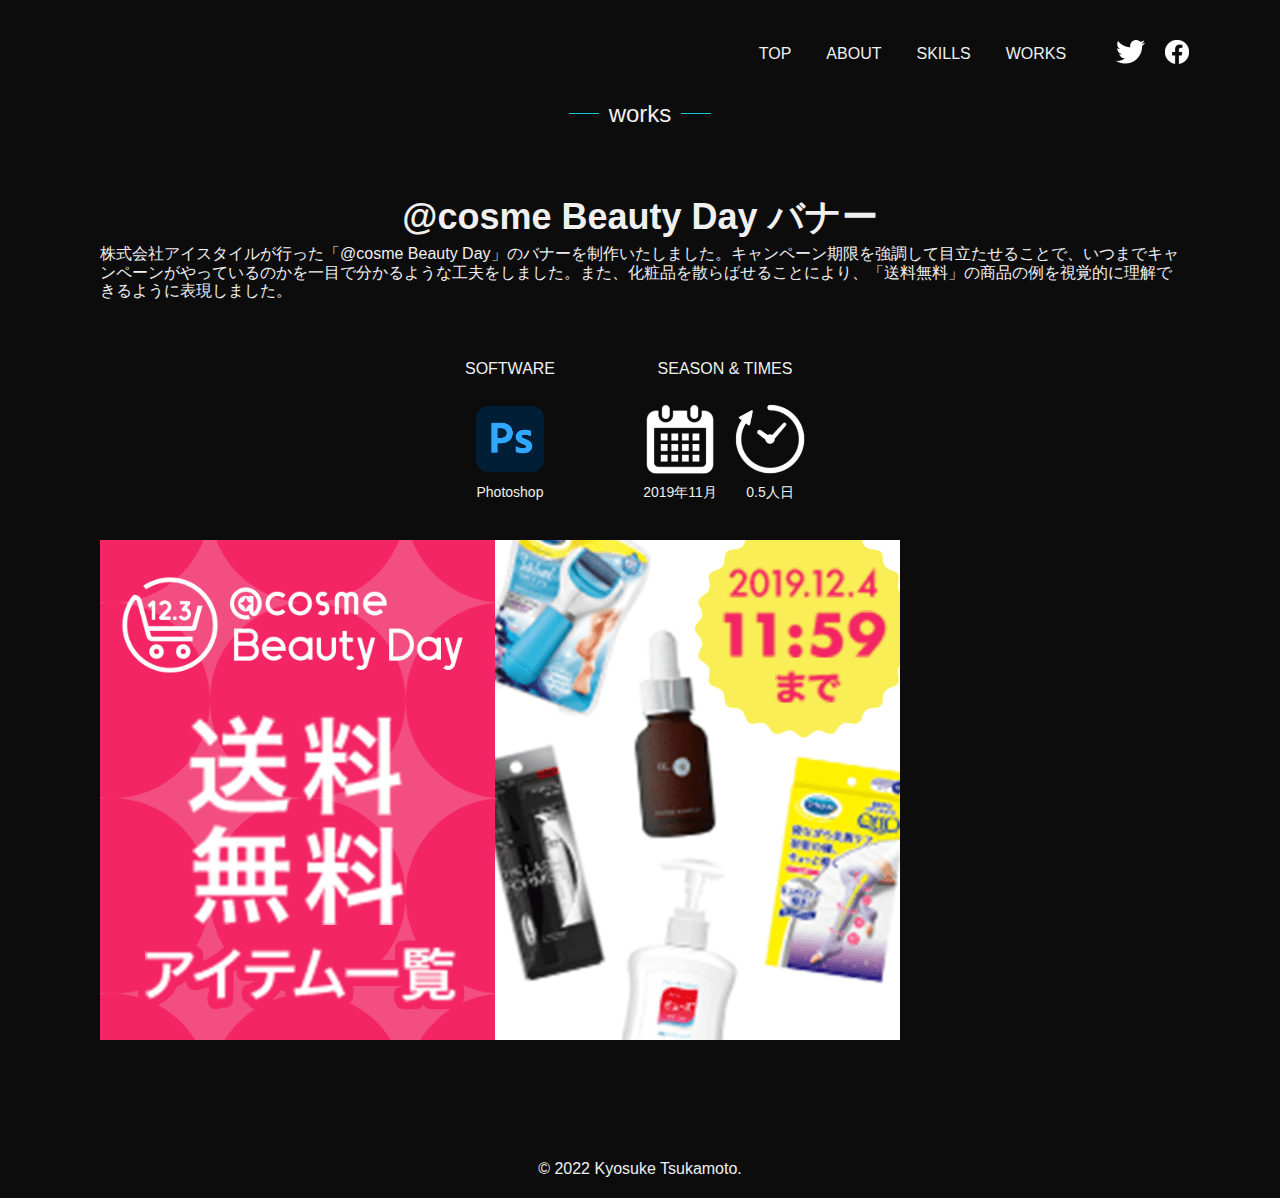
<file: works/works-beautyday.html>
<!DOCTYPE html>
<html lang="ja">
<head>
<meta charset="UTF-8">
<meta name="viewport" content="width=device-width, initial-scale=1.0">
<!-- ▼CSS -->
<link rel="stylesheet" href="../css/destyle.css">
<link rel="stylesheet" href="../css/style.css">
<!-- ▼favicon -->
<link rel="icon" href="../images/icon/favicon.ico" id="favicon">
<link rel="apple-touch-icon" sizes="512x512" href="../images/icon/icon-512x512.png">

<title>@cosmeアプリ DL訴求バナー</title>

</head>

<body>

<header id="header">

<!-- ↓スマホ・タブレット表示時↓ -->
<h1 class="header-nav-title"><a href="../index.html">KYOSUKE TSUKAMOTO</a></h1>
<!-- ↓スマホ・タブレット表示時↓ -->

<nav class="global-nav">
<ul class="menu">
<li><a href="../index.html">TOP</a></li>
<li><a href="../index.html#about">ABOUT</a></li>
<li><a href="../index.html#skills">SKILLS</a></li>
<li><a href="../index.html#works">WORKS</a></li>
</ul>
<ul class="sns-link">
<li><a href="https://twitter.com/kyonsu1170/" target="_blank" rel="noopener noreferrer"><img src="../images/icon/ico-twitter.png" alt="twitter"></a></li>
<li><a href="https://www.facebook.com/tsukkyo117/" target="_blank" rel="noopener noreferrer"><img src="../images/icon/icon-facebook.png" alt="facebook"></a></li>
<!-- /sns-link --></ul>

<!-- ↓スマホ・タブレット表示時↓ -->
<div class="hamburger-button">
<span class="line line1"></span>
<span class="line line2"></span>
<!-- /hamburger-button --></div>
<!-- ↑スマホ・タブレット表示時↑ -->

<!-- /global-nav --></nav>
<!-- /header --></header>

<div class="works-wrap">
<h1 class="works-heading">works</h1>
<h2 class="works-title">@cosme Beauty Day バナー</h2>
<p class="works-sentence">株式会社アイスタイルが行った「@cosme Beauty Day」のバナーを制作いたしました。キャンペーン期限を強調して目立たせることで、いつまでキャンペーンがやっているのかを一目で分かるような工夫をしました。また、化粧品を散らばせることにより、「送料無料」の商品の例を視覚的に理解できるように表現しました。</p>

<ul class="works-skills-list">

<li class="works-skills-item">
<h3 class="works-item-title">SOFTWARE</h3>
<ul class="works-skill-icon-list">
<li class="works-skill-icon-item">
<img class="works-skill-icon-img" src="../images/software/photoshop.png" alt="フォトショップ">
<p class="works-skill-icon-title">Photoshop</p>
</li>
<!-- /works-skill-icon-list --></ul>
<!-- /works-skills-item --></li>

<li class="works-skills-item">
<h3 class="works-item-title">SEASON & TIMES</h3>
<ul class="works-skill-icon-list">
<li class="works-skill-icon-item">
<img class="works-skill-icon-img" src="../images/season-times/season.png" alt="時期">
<p class="works-skill-icon-title">2019年11月</p>
</li>
<li class="works-skill-icon-item">
<img class="works-skill-icon-img" src="../images/season-times/times.png" alt="工数">
<p class="works-skill-icon-title">0.5人日</p>
</li>
<!-- /works-skill-icon-list --></ul>
<!-- /works-skills-item --></li>

<!-- /works-skills-list --></ul>

<div class="works-contents-banner">
<ul class="works-contents-banner-list">
<li class="works-contents-banner-item"><img class="works-contents-banner-img beautyday-banner" src="../images/works/beautyday.png" alt="美容男子バナー"></li>
<!-- /works-contents-banner-list --></ul>
<!-- /works-contents-banner --></div>

<!-- /works-wrap --></div>

<footer>
<p class="copyright">© 2022 Kyosuke Tsukamoto.</p>
</footer>

</body>
</html>
</file>
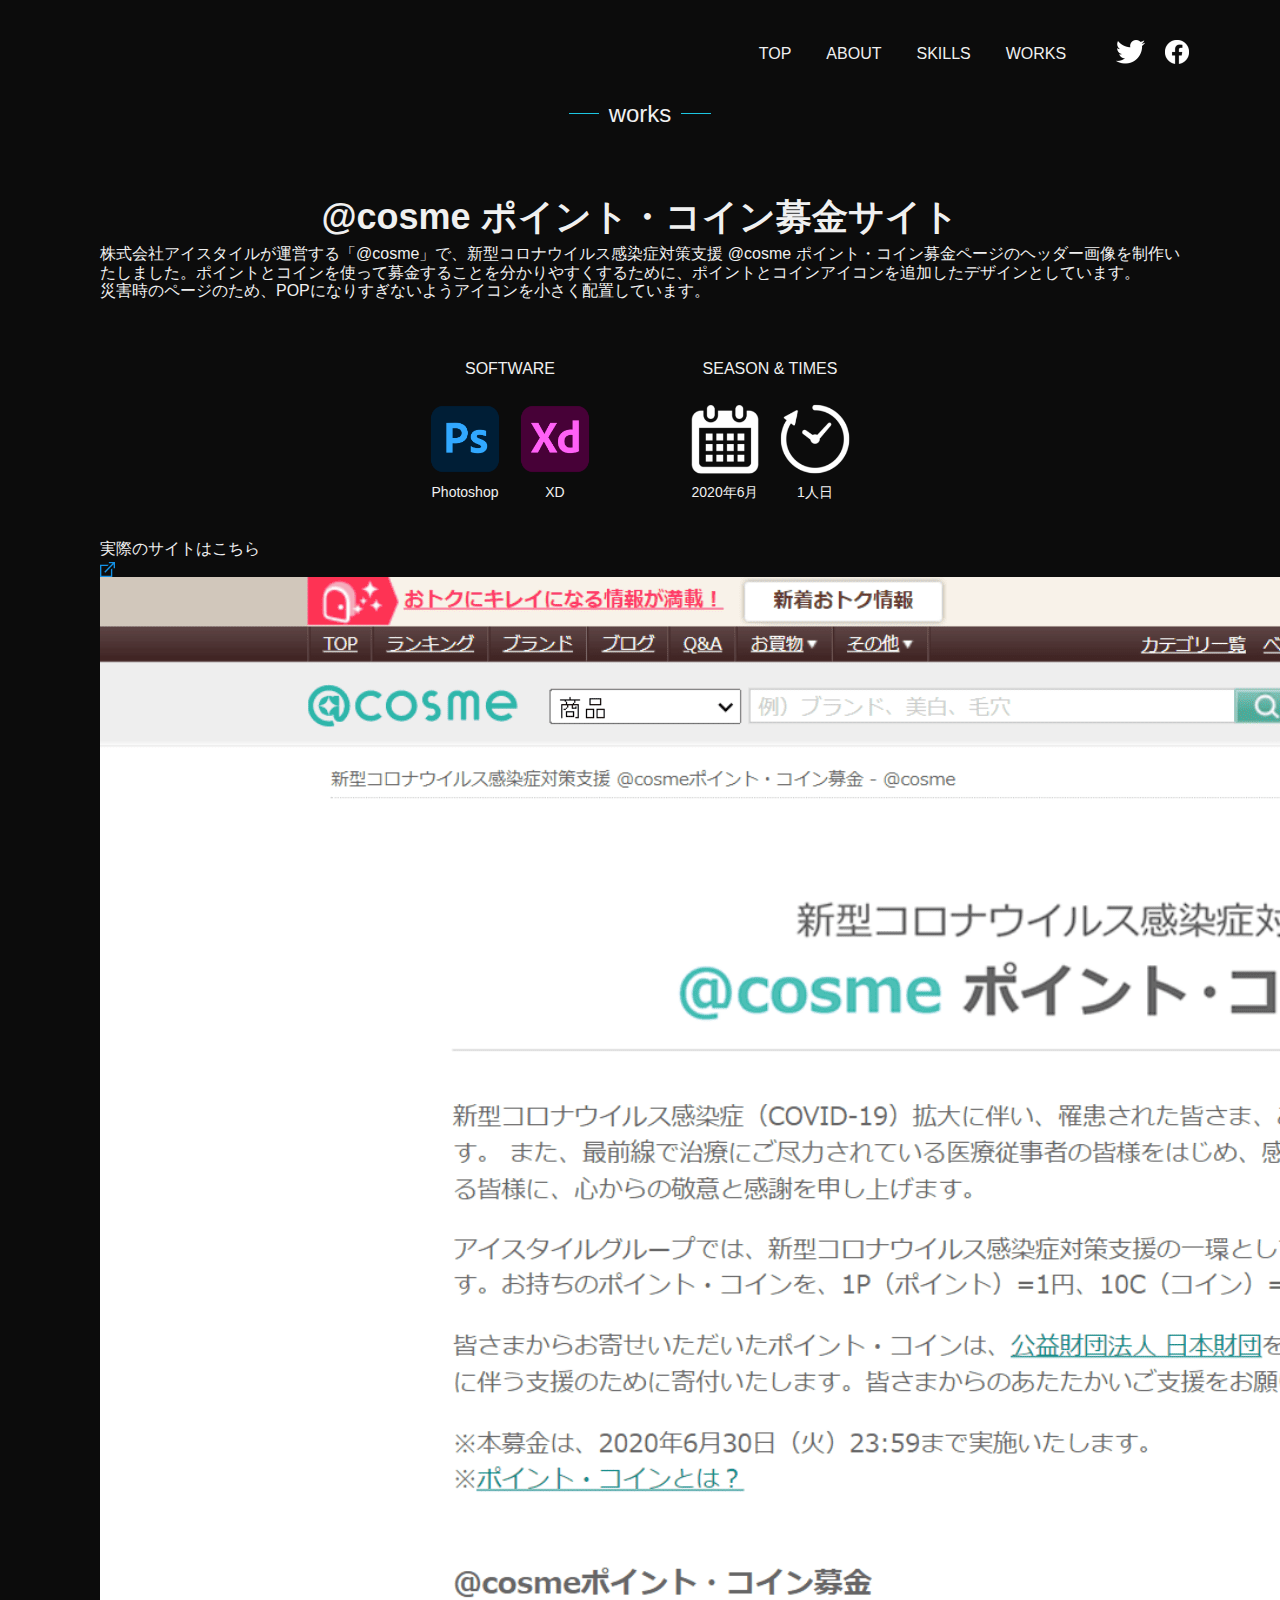
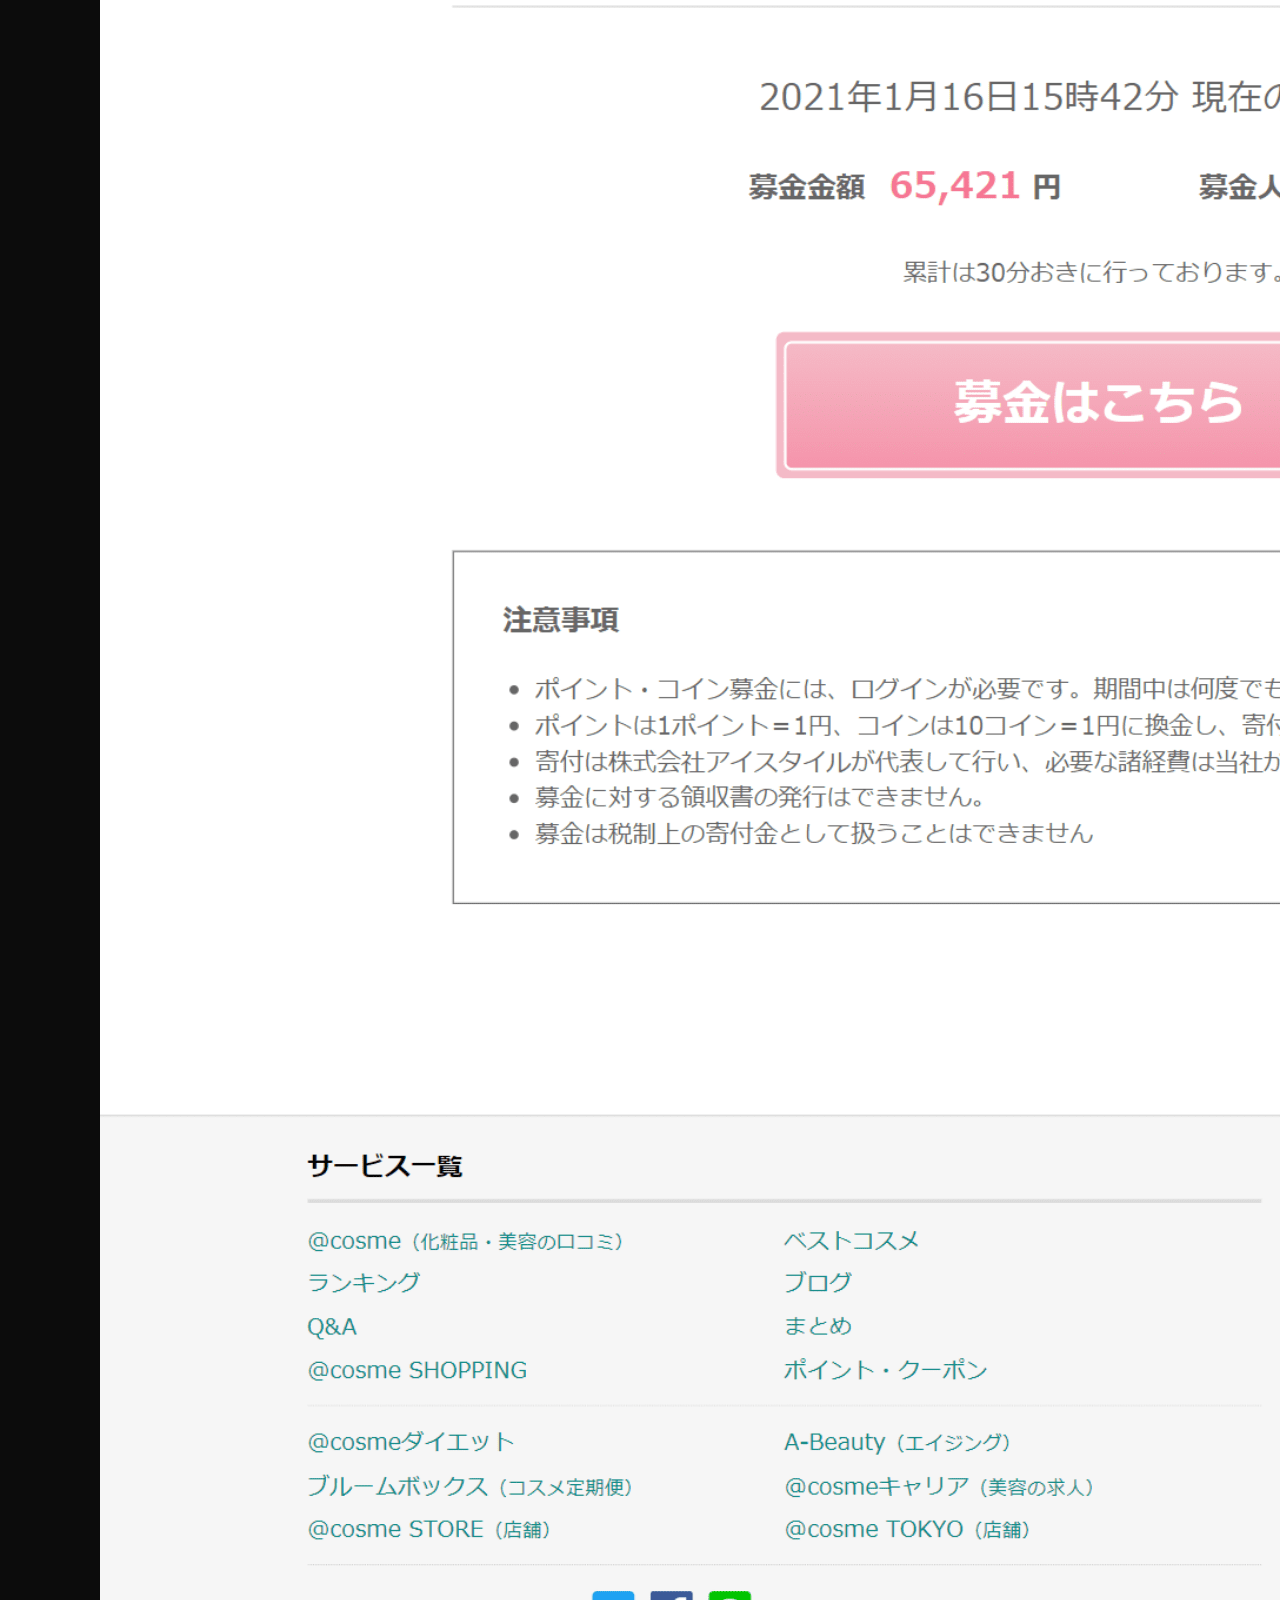
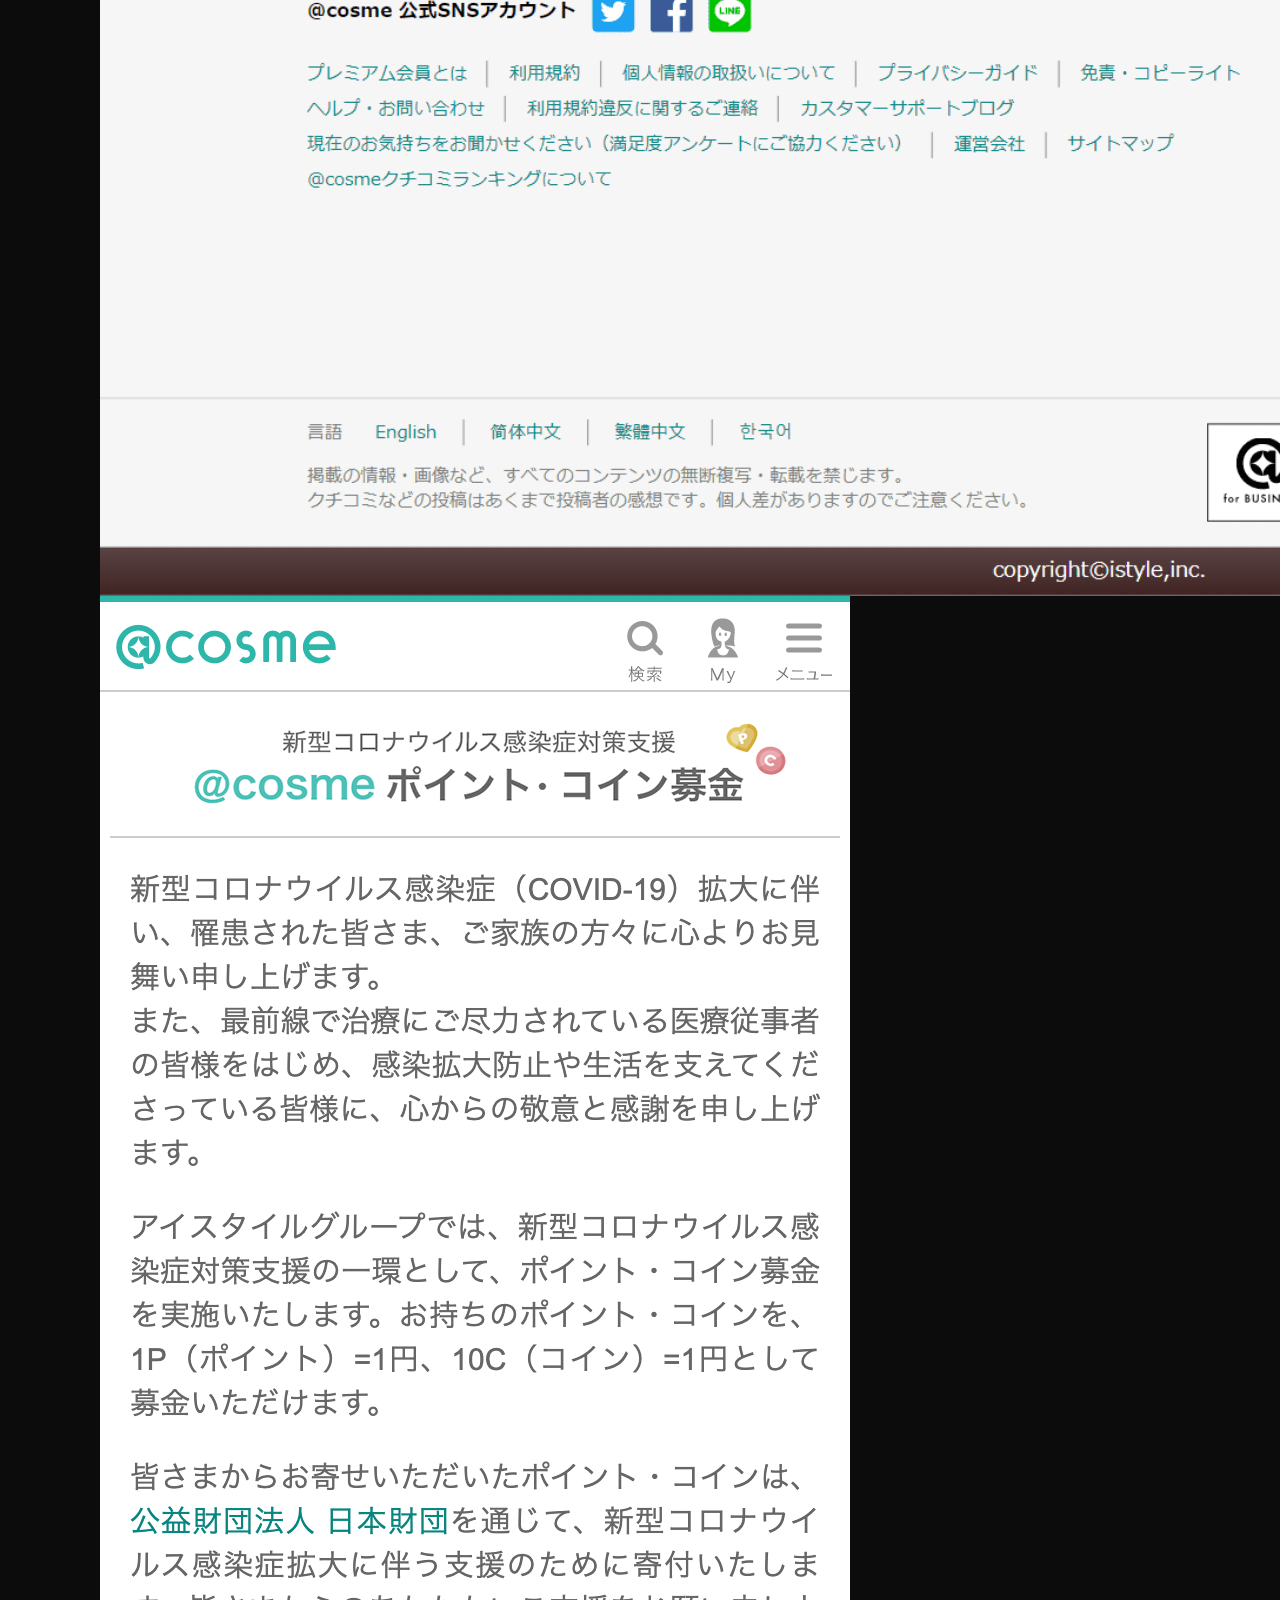
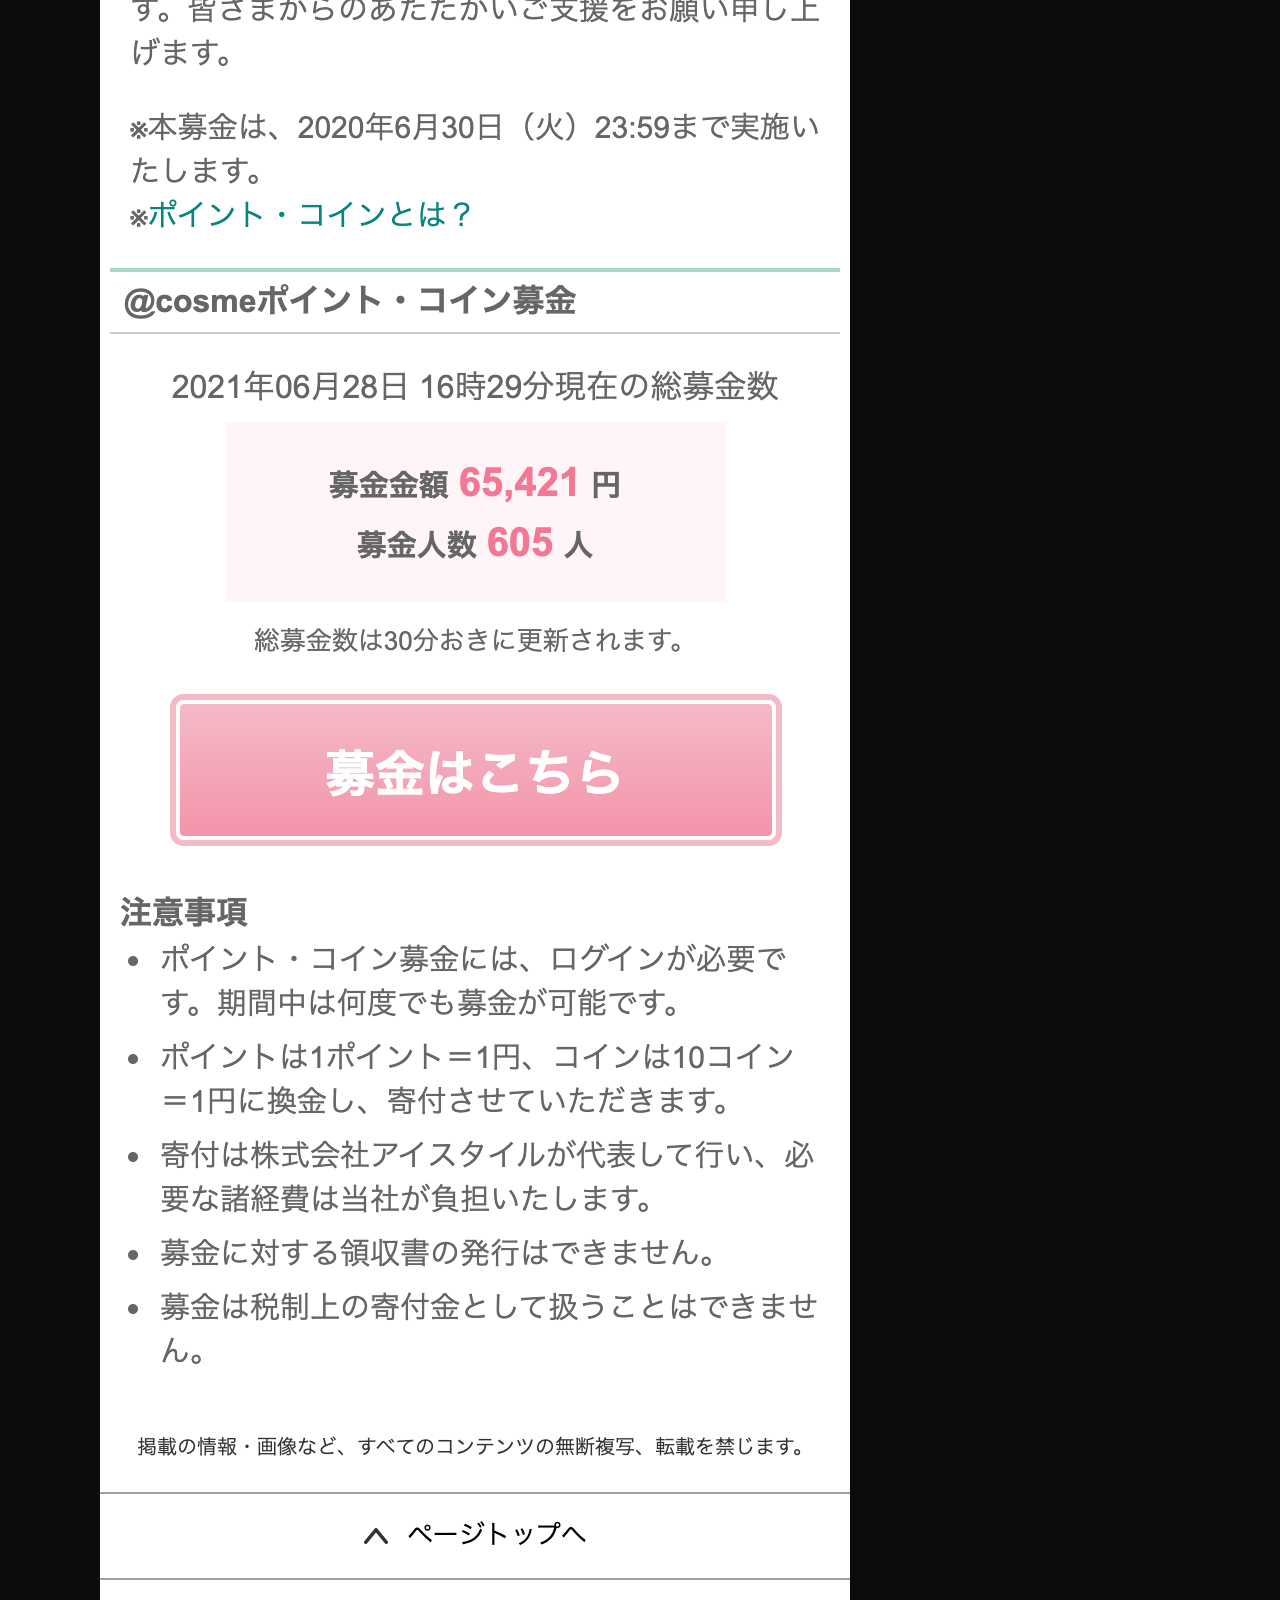
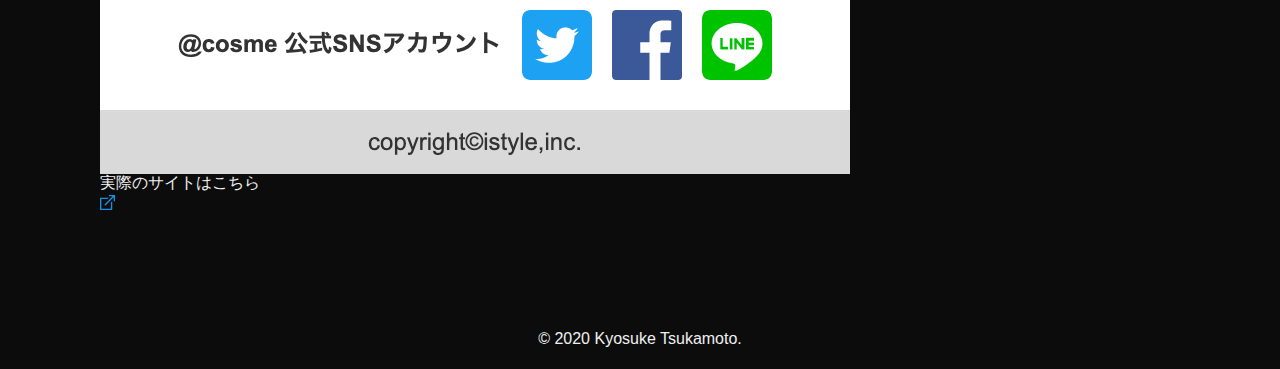
<file: works/works-donation.html>
<!DOCTYPE html>
<html lang="ja">
<head>
<meta charset="UTF-8">
<meta name="viewport" content="width=device-width, initial-scale=1.0">
<!-- ▼CSS -->
<link rel="stylesheet" href="../css/destyle.css">
<link rel="stylesheet" href="../css/style.css">
<!-- ▼favicon -->
<link rel="icon" href="../images/icon/favicon.ico" id="favicon">
<link rel="apple-touch-icon" sizes="512x512" href="../images/icon/icon-512x512.png">

<title>@cosme ポイント・コイン募金サイト</title>

</head>

<body>

<header id="header">

<!-- ↓スマホ・タブレット表示時↓ -->
<h1 class="header-nav-title"><a href="../index.html">KYOSUKE TSUKAMOTO</a></h1>
<!-- ↓スマホ・タブレット表示時↓ -->

<nav class="global-nav">
<ul class="menu">
<li><a href="../index.html">TOP</a></li>
<li><a href="../index.html#about">ABOUT</a></li>
<li><a href="../index.html#skills">SKILLS</a></li>
<li><a href="../index.html#works">WORKS</a></li>
</ul>
<ul class="sns-link">
<li><a href="https://twitter.com/kyonsu1170/" target="_blank" rel="noopener noreferrer"><img src="../images/icon/ico-twitter.png" alt="twitter"></a></li>
<li><a href="https://www.facebook.com/tsukkyo117/" target="_blank" rel="noopener noreferrer"><img src="../images/icon/icon-facebook.png" alt="facebook"></a></li>
<!-- /sns-link --></ul>

<!-- ↓スマホ・タブレット表示時↓ -->
<div class="hamburger-button">
<span class="line line1"></span>
<span class="line line2"></span>
<!-- /hamburger-button --></div>
<!-- ↑スマホ・タブレット表示時↑ -->

<!-- /global-nav --></nav>
<!-- /header --></header>

<div class="works-wrap">
<h1 class="works-heading">works</h1>
<h2 class="works-title">@cosme ポイント・コイン募金サイト</h2>
<p class="works-sentence">株式会社アイスタイルが運営する「@cosme」で、新型コロナウイルス感染症対策支援 @cosme ポイント・コイン募金ページのヘッダー画像を制作いたしました。ポイントとコインを使って募金することを分かりやすくするために、ポイントとコインアイコンを追加したデザインとしています。<br>災害時のページのため、POPになりすぎないようアイコンを小さく配置しています。</p>

<ul class="works-skills-list">

<li class="works-skills-item">
<h3 class="works-item-title">SOFTWARE</h3>
<ul class="works-skill-icon-list">
<li class="works-skill-icon-item">
<img class="works-skill-icon-img" src="../images/software/photoshop.png" alt="フォトショップ">
<p class="works-skill-icon-title">Photoshop</p>
</li>
<li class="works-skill-icon-item">
<img class="works-skill-icon-img" src="../images/software/xd.png" alt="XD">
<p class="works-skill-icon-title">XD</p>
</li>
<!-- /works-skill-icon-list --></ul>
<!-- /works-skills-item --></li>

<li class="works-skills-item">
<h3 class="works-item-title">SEASON & TIMES</h3>
<ul class="works-skill-icon-list">
<li class="works-skill-icon-item">
<img class="works-skill-icon-img" src="../images/season-times/season.png" alt="時期">
<p class="works-skill-icon-title">2020年6月</p>
</li>
<li class="works-skill-icon-item">
<img class="works-skill-icon-img" src="../images/season-times/times.png" alt="工数">
<p class="works-skill-icon-title">1人日</p>
</li>
<!-- /works-skill-icon-list --></ul>
<!-- /works-skills-item --></li>

<!-- /works-skills-list --></ul>

<div class="works-contents">
<a class="external-link top-link" href="https://www.cosme.net/2020-covid19-donations" target="_blank" rel="noopener noreferrer">
<p class="external-link-word">実際のサイトはこちら</p>
<img class="external-link-img" src="../images/svg/external-link.svg" alt="外部リンク">
<!-- /external-link --></a>
<ul class="works-contents-list">
<li class="works-contents-item"><img class="works-contents-img" src="../images/works/donation.png" alt="アットコスメ ポイント・コイン募金サイト"></li>
<li class="works-contents-item-sp"><img class="works-contents-img" src="../images/works/donation-sp.png" alt="アットコスメ ポイント・コイン募金サイト"></li>
<!-- /works-contents-list --></ul>
<a class="external-link under-link" href="https://www.cosme.net/2020-covid19-donations" target="_blank" rel="noopener noreferrer">
<p class="external-link-word">実際のサイトはこちら</p>
<img class="external-link-img" src="../images/svg/external-link.svg" alt="外部リンク">
<!-- /external-link --></a>
<!-- /works-contents --></div>

<!-- /works-wrap --></div>

<footer>
<p class="copyright">© 2020 Kyosuke Tsukamoto.</p>
</footer>

</body>
</html>
</file>
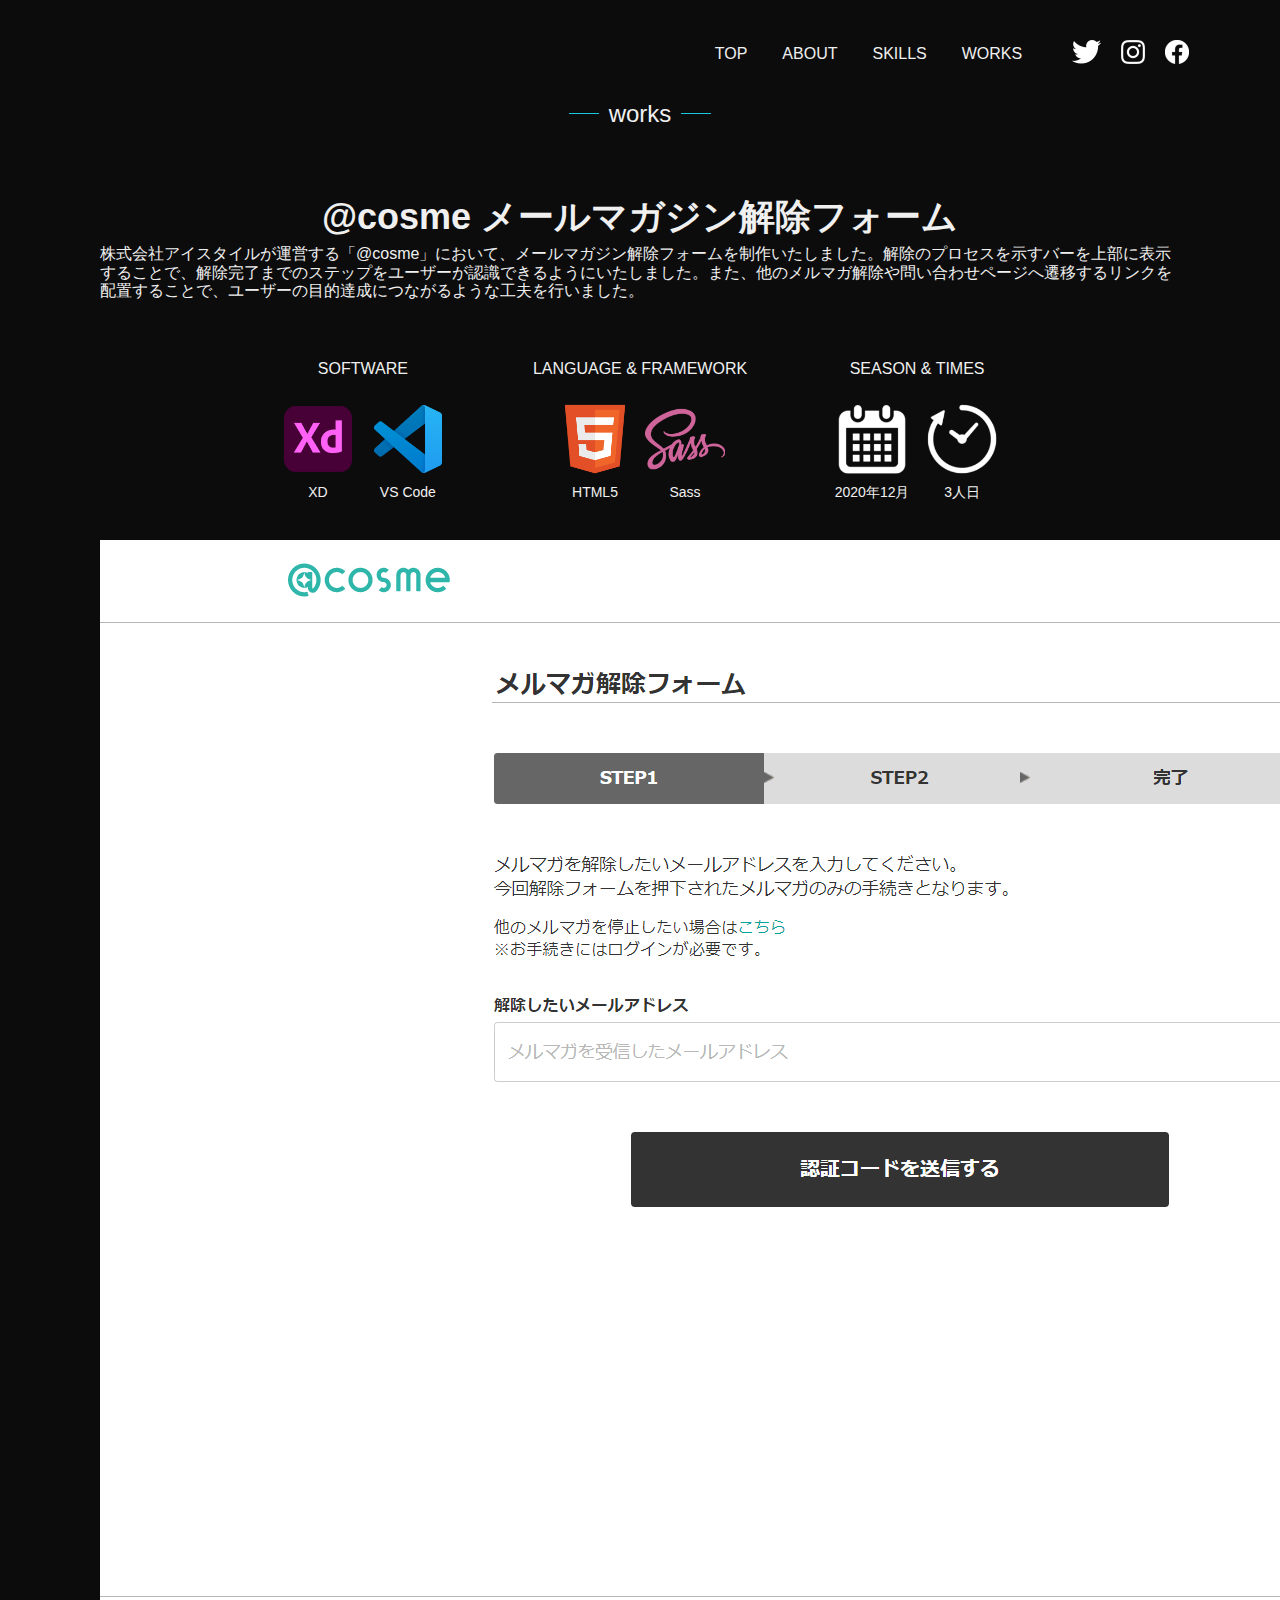
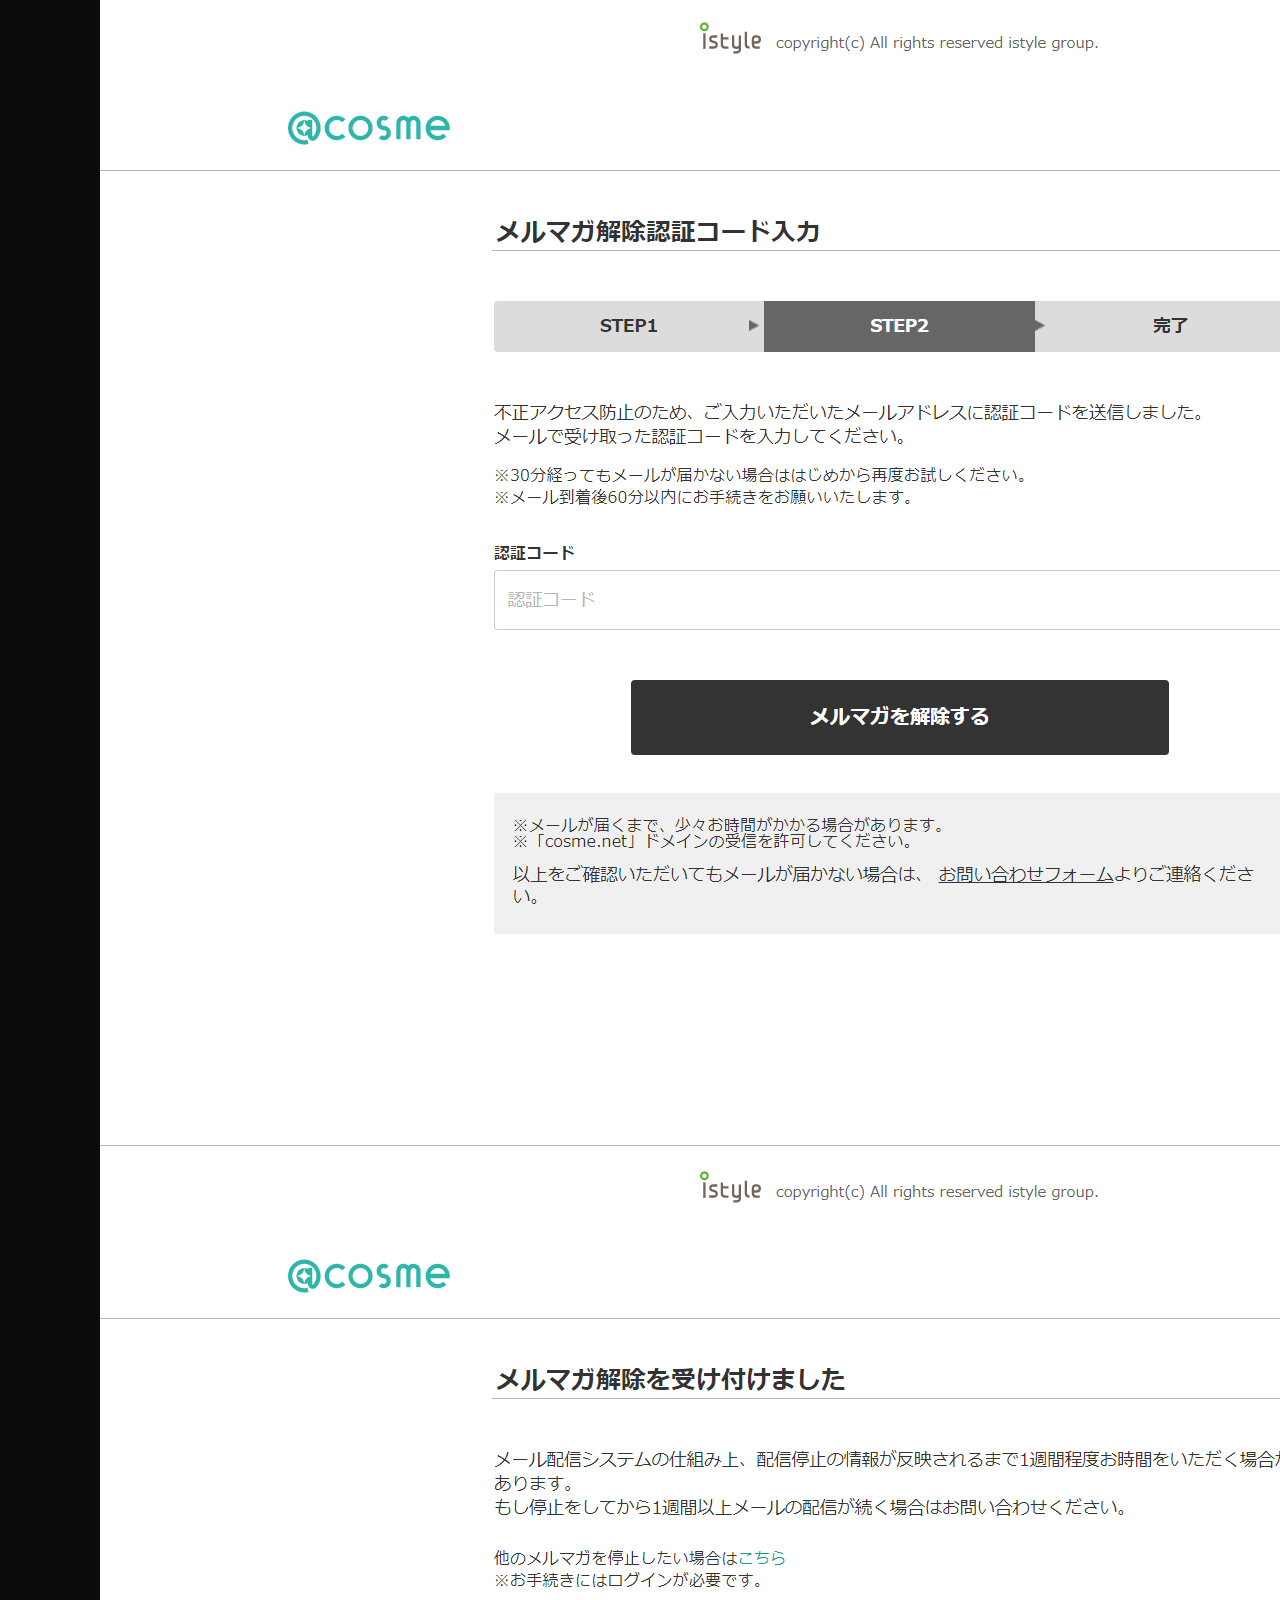
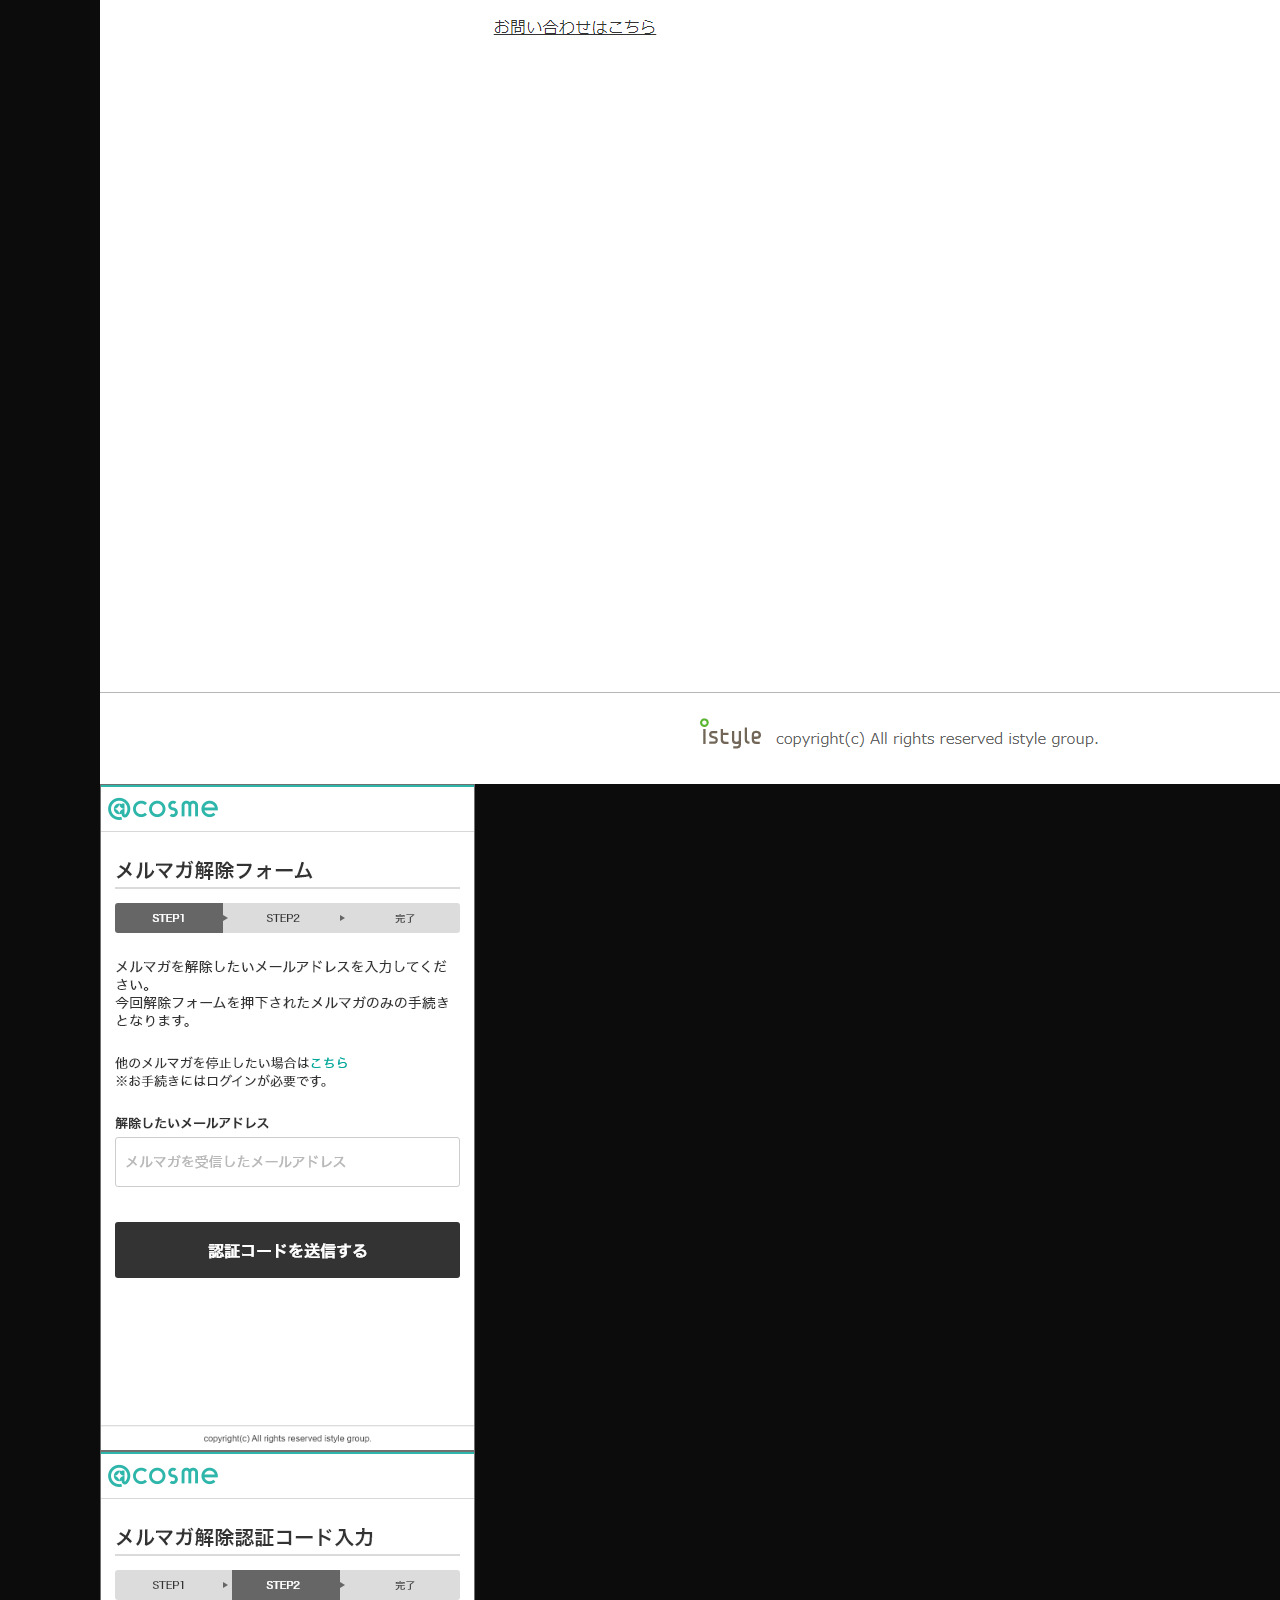
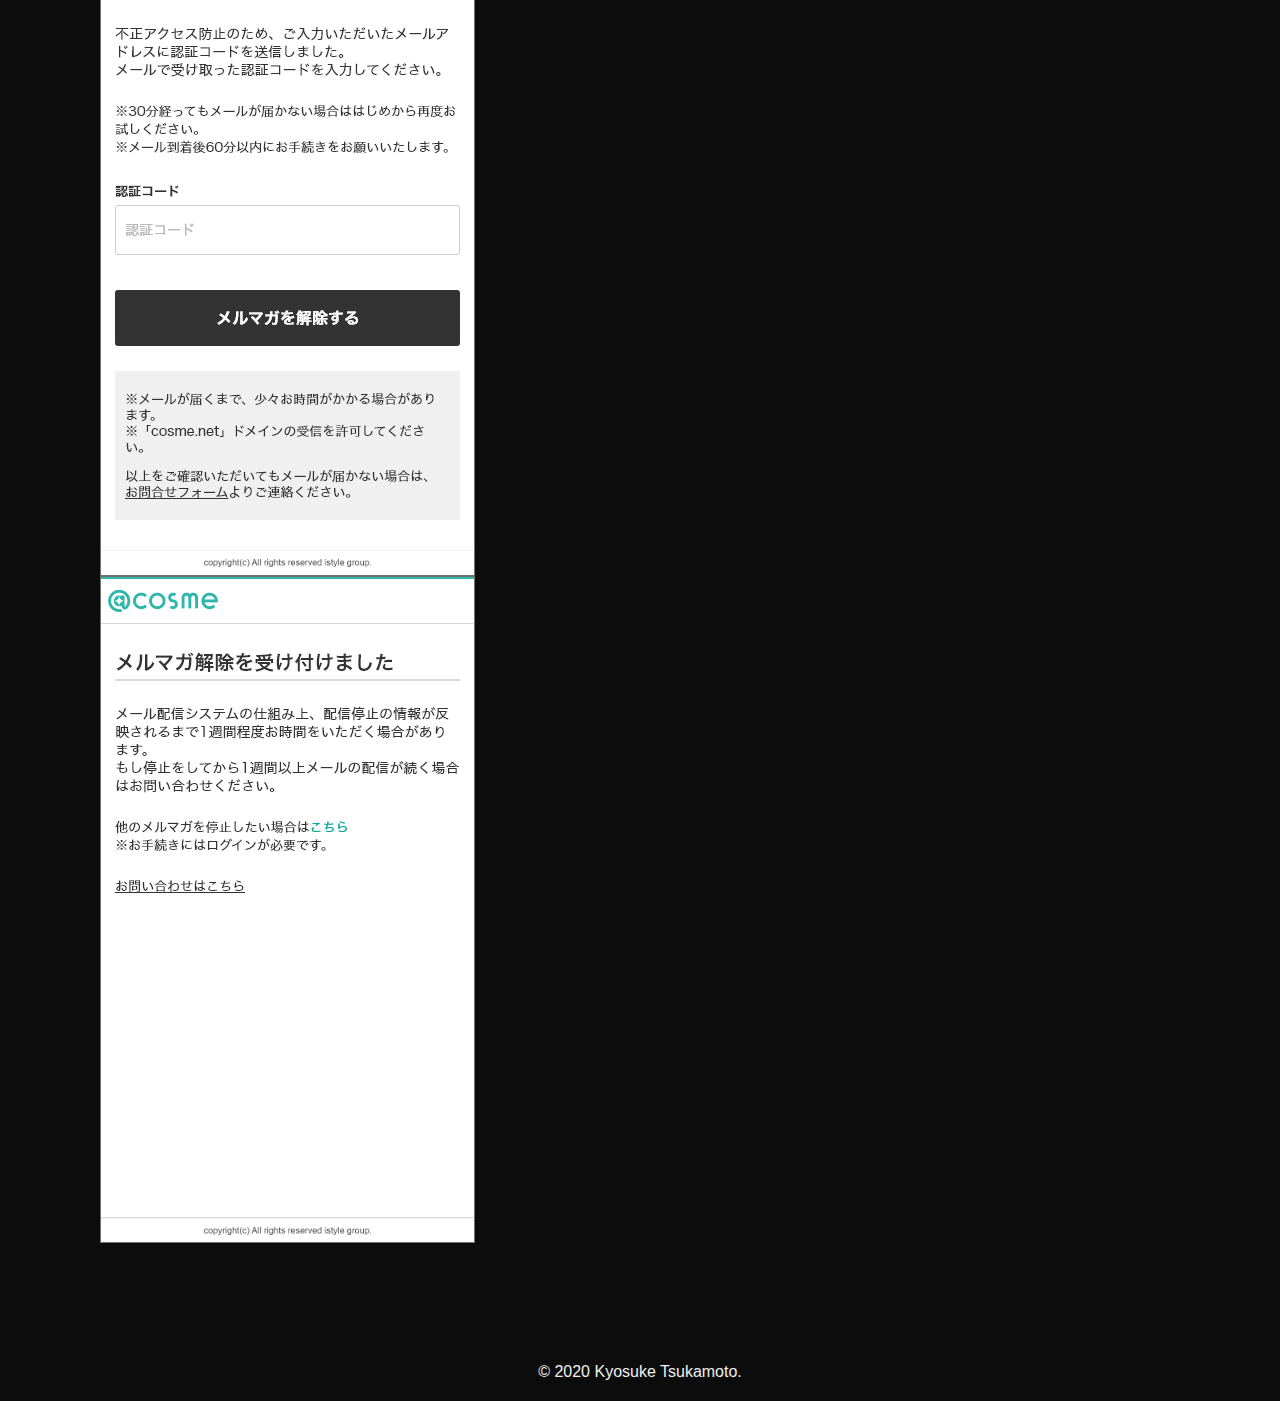
<file: works/works-mail-magazine.html>
<!DOCTYPE html>
<html lang="ja">
<head>
<meta charset="UTF-8">
<meta name="viewport" content="width=device-width, initial-scale=1.0">
<!-- ▼CSS -->
<link rel="stylesheet" href="../css/destyle.css">
<link rel="stylesheet" href="../css/style.css">
<!-- ▼favicon -->
<link rel="icon" href="../images/icon/favicon.ico" id="favicon">
<link rel="apple-touch-icon" sizes="512x512" href="../images/icon/icon-512x512.png">

<title>@cosme メールマガジン解除フォーム</title>

</head>

<body>

<header id="header">

<!-- ↓スマホ・タブレット表示時↓ -->
<h1 class="header-nav-title"><a href="../index.html">KYOSUKE TSUKAMOTO</a></h1>
<!-- ↓スマホ・タブレット表示時↓ -->

<nav class="global-nav">
<ul class="menu">
<li><a href="../index.html">TOP</a></li>
<li><a href="../index.html#about">ABOUT</a></li>
<li><a href="../index.html#skills">SKILLS</a></li>
<li><a href="../index.html#works">WORKS</a></li>
</ul>
<ul class="sns-link">
<li><a href="https://twitter.com/kyonsu1170/" target="_blank" rel="noopener noreferrer"><img src="../images/icon/ico-twitter.png" alt="twitter"></a></li>
<li><a href="https://www.instagram.com/tukkyo117/" target="_blank" rel="noopener noreferrer"><img src="../images/icon/icon-instagram.png" alt="instagram"></a></li>
<li><a href="https://www.facebook.com/tsukkyo117/" target="_blank" rel="noopener noreferrer"><img src="../images/icon/icon-facebook.png" alt="facebook"></a></li>
<!-- /sns-link --></ul>

<!-- ↓スマホ・タブレット表示時↓ -->
<div class="hamburger-button">
<span class="line line1"></span>
<span class="line line2"></span>
<!-- /hamburger-button --></div>
<!-- ↑スマホ・タブレット表示時↑ -->

<!-- /global-nav --></nav>
<!-- /header --></header>

<div class="works-wrap">
<h1 class="works-heading">works</h1>
<h2 class="works-title">@cosme メールマガジン解除フォーム</h2>
<p class="works-sentence">株式会社アイスタイルが運営する「@cosme」において、メールマガジン解除フォームを制作いたしました。解除のプロセスを示すバーを上部に表示することで、解除完了までのステップをユーザーが認識できるようにいたしました。また、他のメルマガ解除や問い合わせページへ遷移するリンクを配置することで、ユーザーの目的達成につながるような工夫を行いました。</p>

<ul class="works-skills-list">

<li class="works-skills-item">
<h3 class="works-item-title">SOFTWARE</h3>
<ul class="works-skill-icon-list">
<li class="works-skill-icon-item">
<img class="works-skill-icon-img" src="../images/software/xd.png" alt="XD">
<p class="works-skill-icon-title">XD</p>
</li>
<li class="works-skill-icon-item">
<img class="works-skill-icon-img" src="../images/software/vscode.png" alt="ビジュアルスタジオコード">
<p class="works-skill-icon-title">VS Code</p>
</li>
<!-- /works-skill-icon-list --></ul>
<!-- /works-skills-item --></li>

<li class="works-skills-item">
<h3 class="works-item-title">LANGUAGE & FRAMEWORK</h3>
<ul class="works-skill-icon-list">
<li class="works-skill-icon-item">
<img class="works-skill-icon-img" src="../images/language-framework/html.png" alt="HTML5">
<p class="works-skill-icon-title">HTML5</p>
</li>
<li class="works-skill-icon-item">
<img class="works-skill-icon-img" src="../images/language-framework/sass.png" alt="Sass">
<p class="works-skill-icon-title">Sass</p>
</li>
<!-- /works-skill-icon-list --></ul>
<!-- /works-skills-item --></li>

<li class="works-skills-item">
<h3 class="works-item-title">SEASON & TIMES</h3>
<ul class="works-skill-icon-list">
<li class="works-skill-icon-item">
<img class="works-skill-icon-img" src="../images/season-times/season.png" alt="時期">
<p class="works-skill-icon-title">2020年12月</p>
</li>
<li class="works-skill-icon-item">
<img class="works-skill-icon-img" src="../images/season-times/times.png" alt="工数">
<p class="works-skill-icon-title">3人日</p>
</li>
<!-- /works-skill-icon-list --></ul>
<!-- /works-skills-item --></li>

<!-- /works-skills-list --></ul>

<div class="works-contents">
<ul class="works-contents-list">
<li class="works-contents-item"><img class="works-contents-img" src="../images/works/mail-magazine.png" alt="メルマガ解除フォーム"></li>
<li class="works-contents-item"><img class="works-contents-img" src="../images/works/mail-auth.png" alt="メアド認証画面"></li>
<li class="works-contents-item"><img class="works-contents-img" src="../images/works/mail-complete.png" alt="メルマガ解除完了画面"></li>
<li class="works-contents-item-sp"><img class="works-contents-img" src="../images/works/mail-magazine-sp.png" alt="メルマガ解除フォーム"></li>
<li class="works-contents-item-sp"><img class="works-contents-img" src="../images/works/mail-auth-sp.png" alt="メアド認証画面"></li>
<li class="works-contents-item-sp"><img class="works-contents-img" src="../images/works/mail-complete-sp.png" alt="メルマガ解除完了画面"></li>
<!-- /works-contents-list --></ul>
<!-- /works-contents --></div>

<!-- /works-wrap --></div>

<footer>
<p class="copyright">© 2020 Kyosuke Tsukamoto.</p>
</footer>

</body>
</html>
</file>
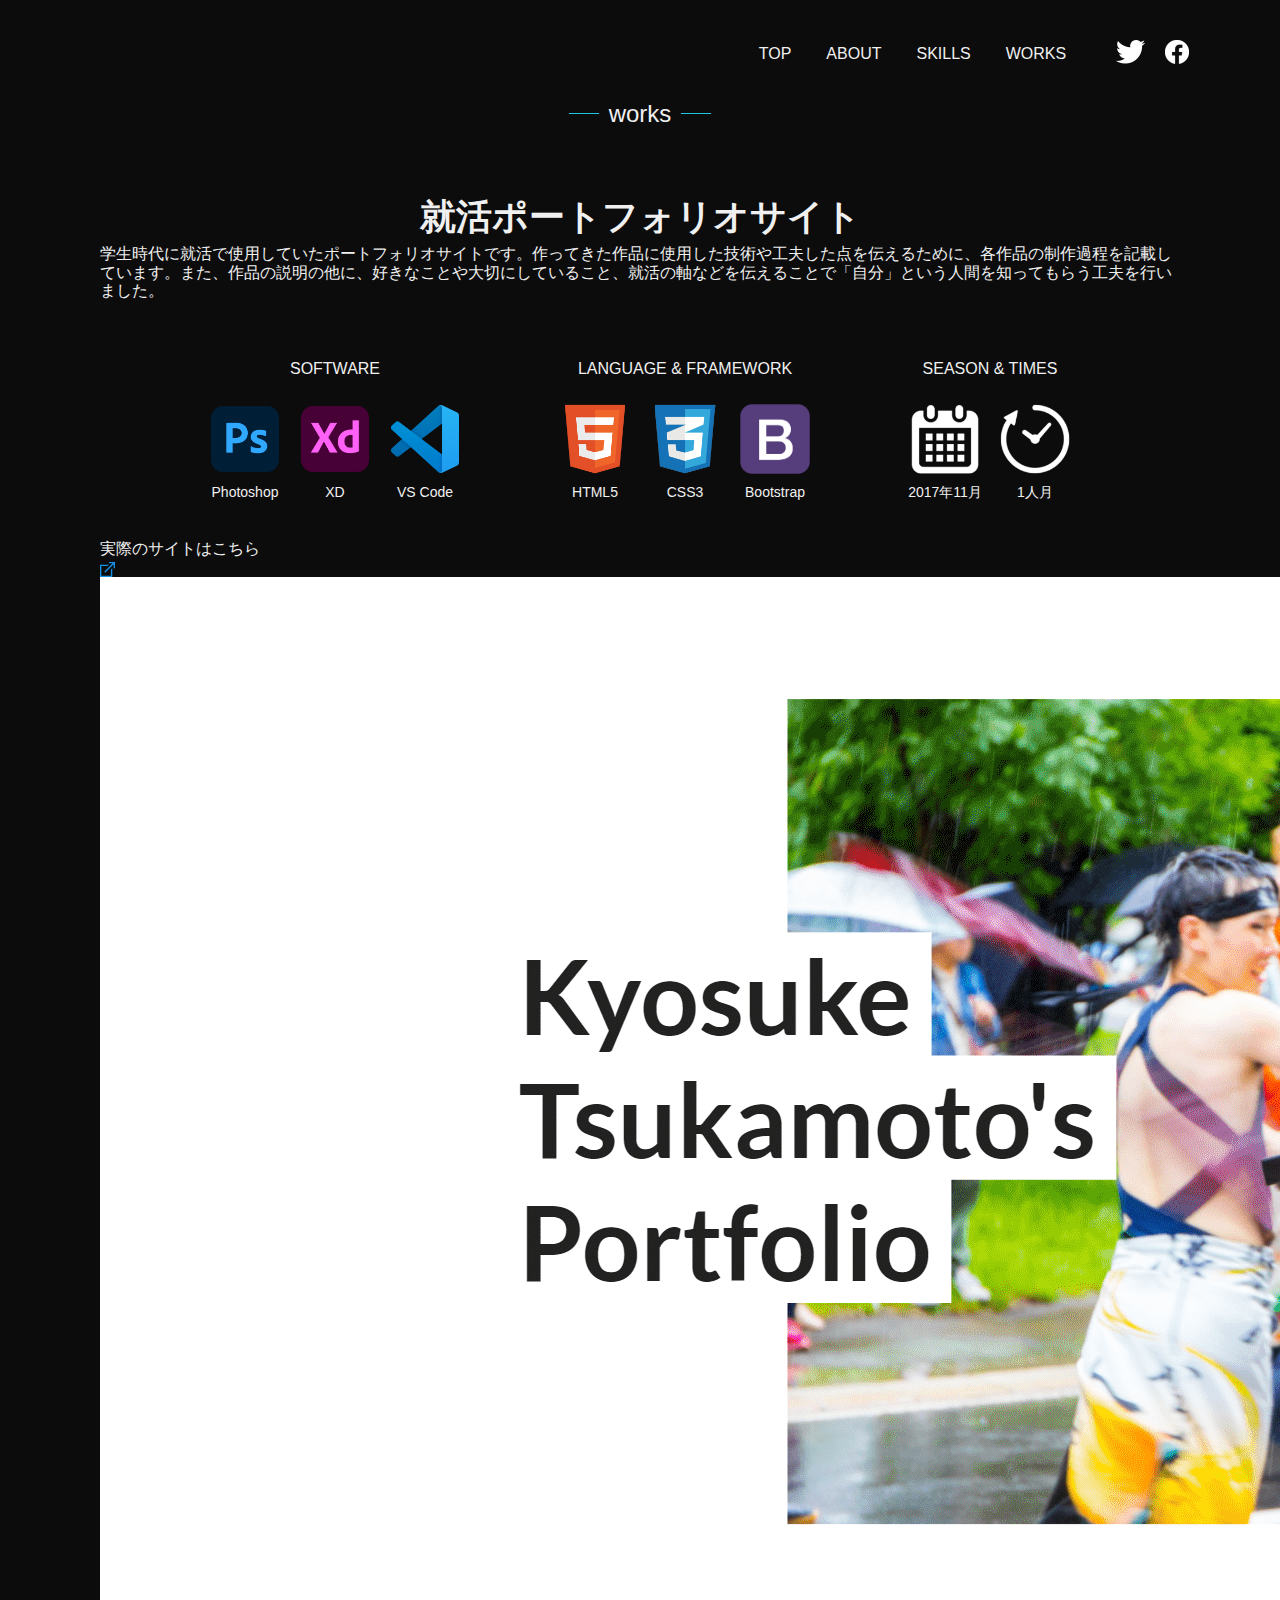
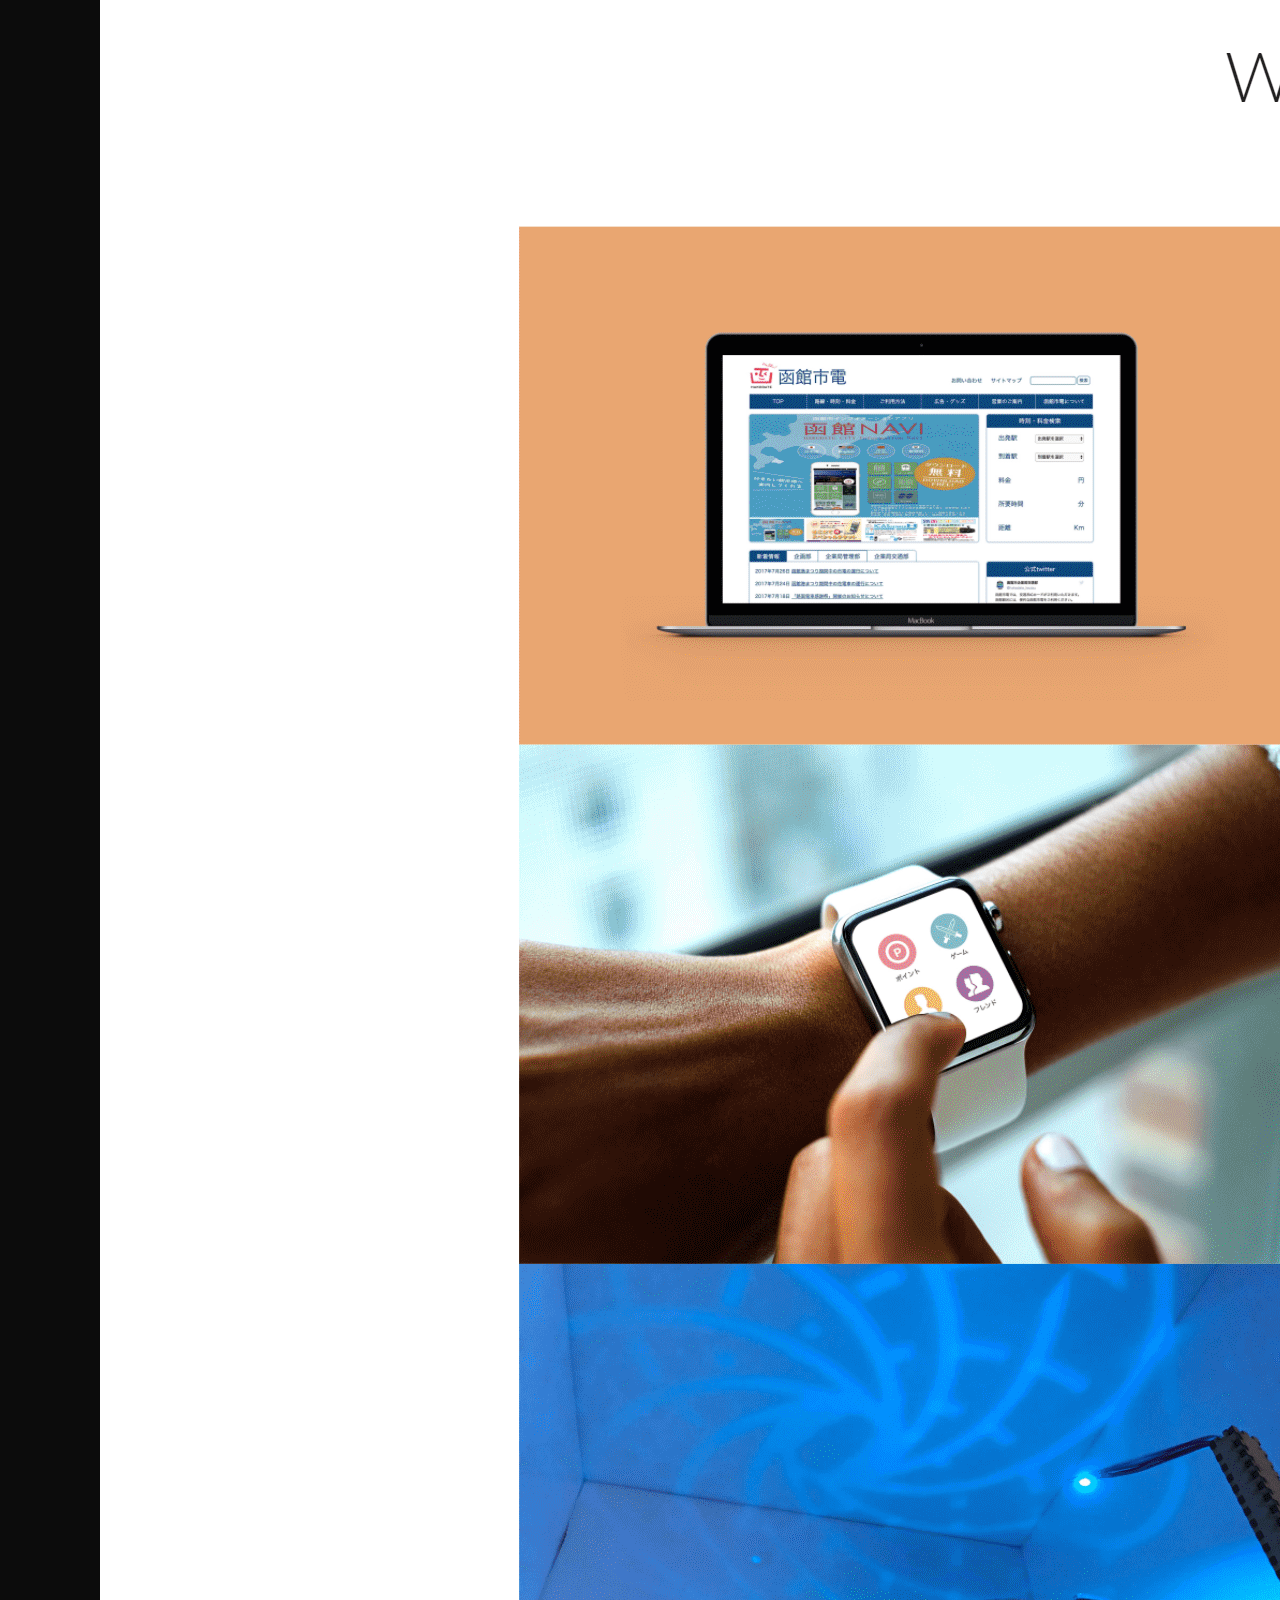
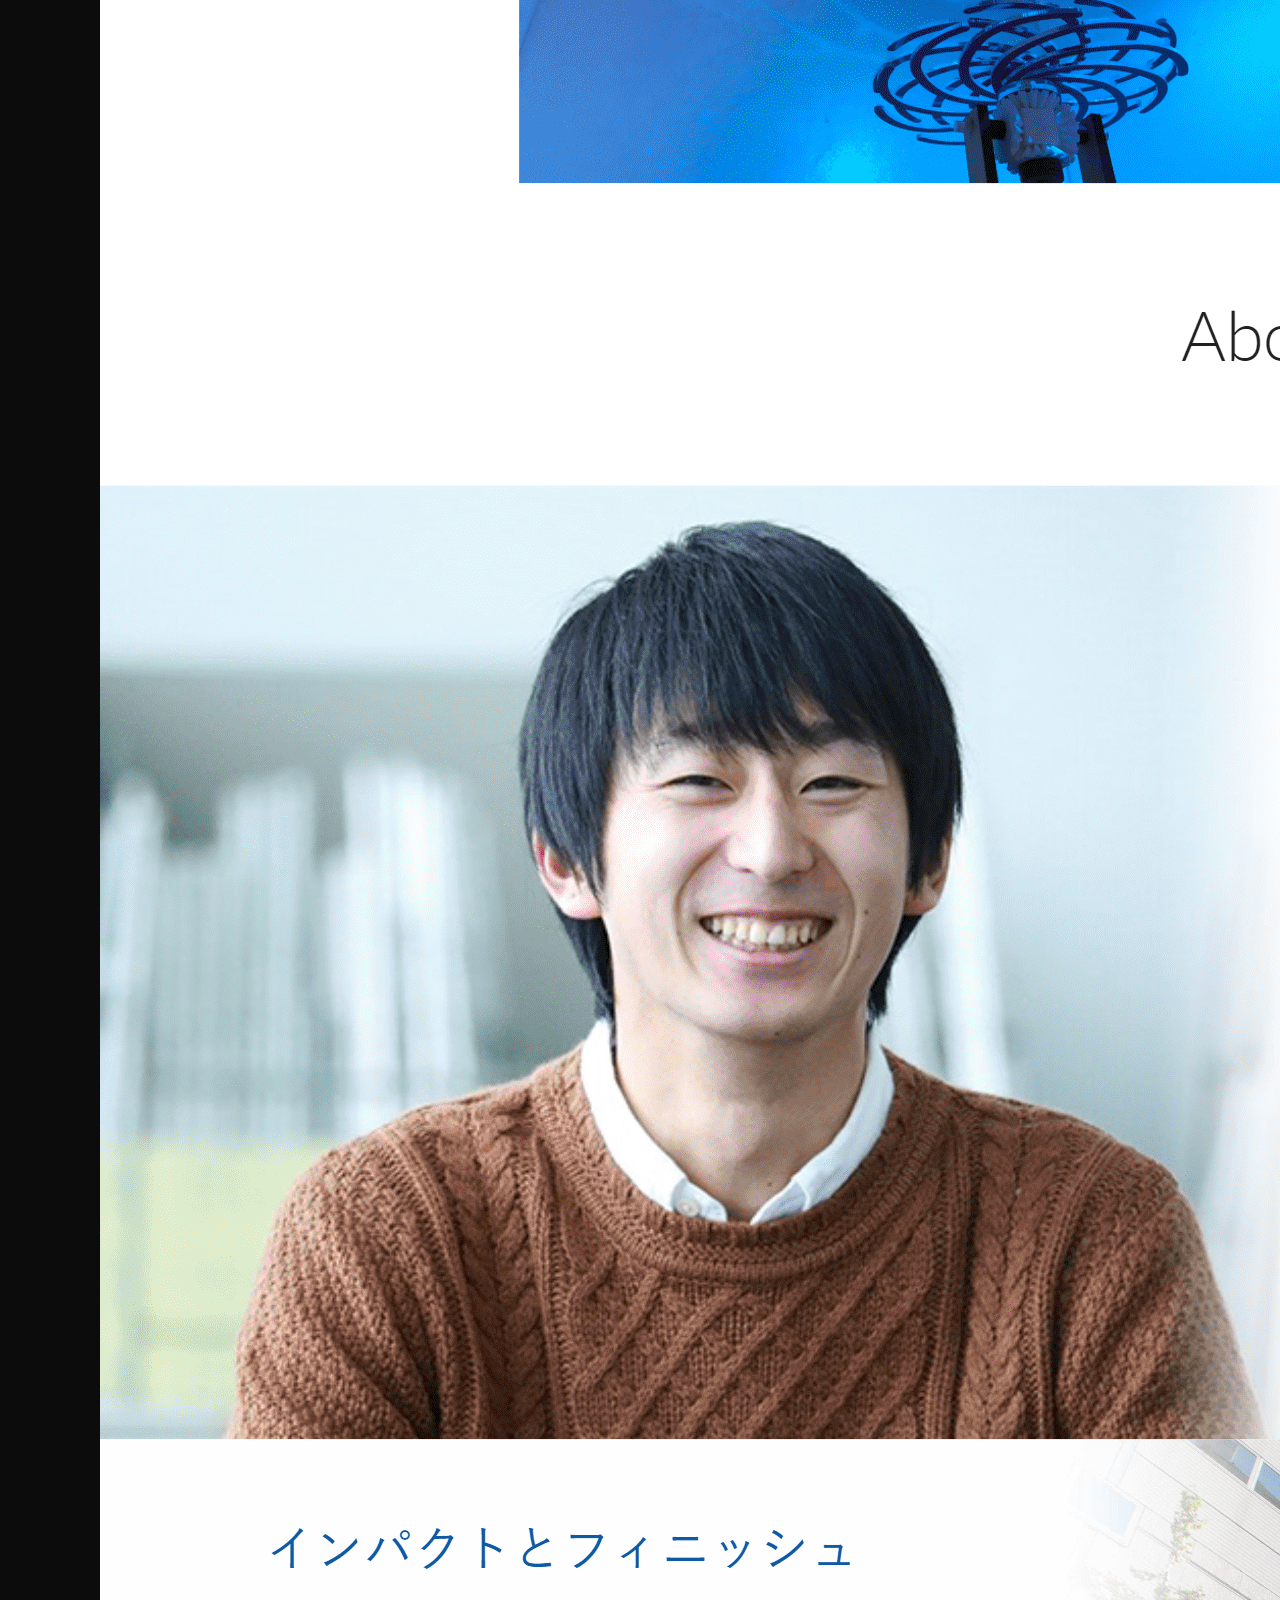
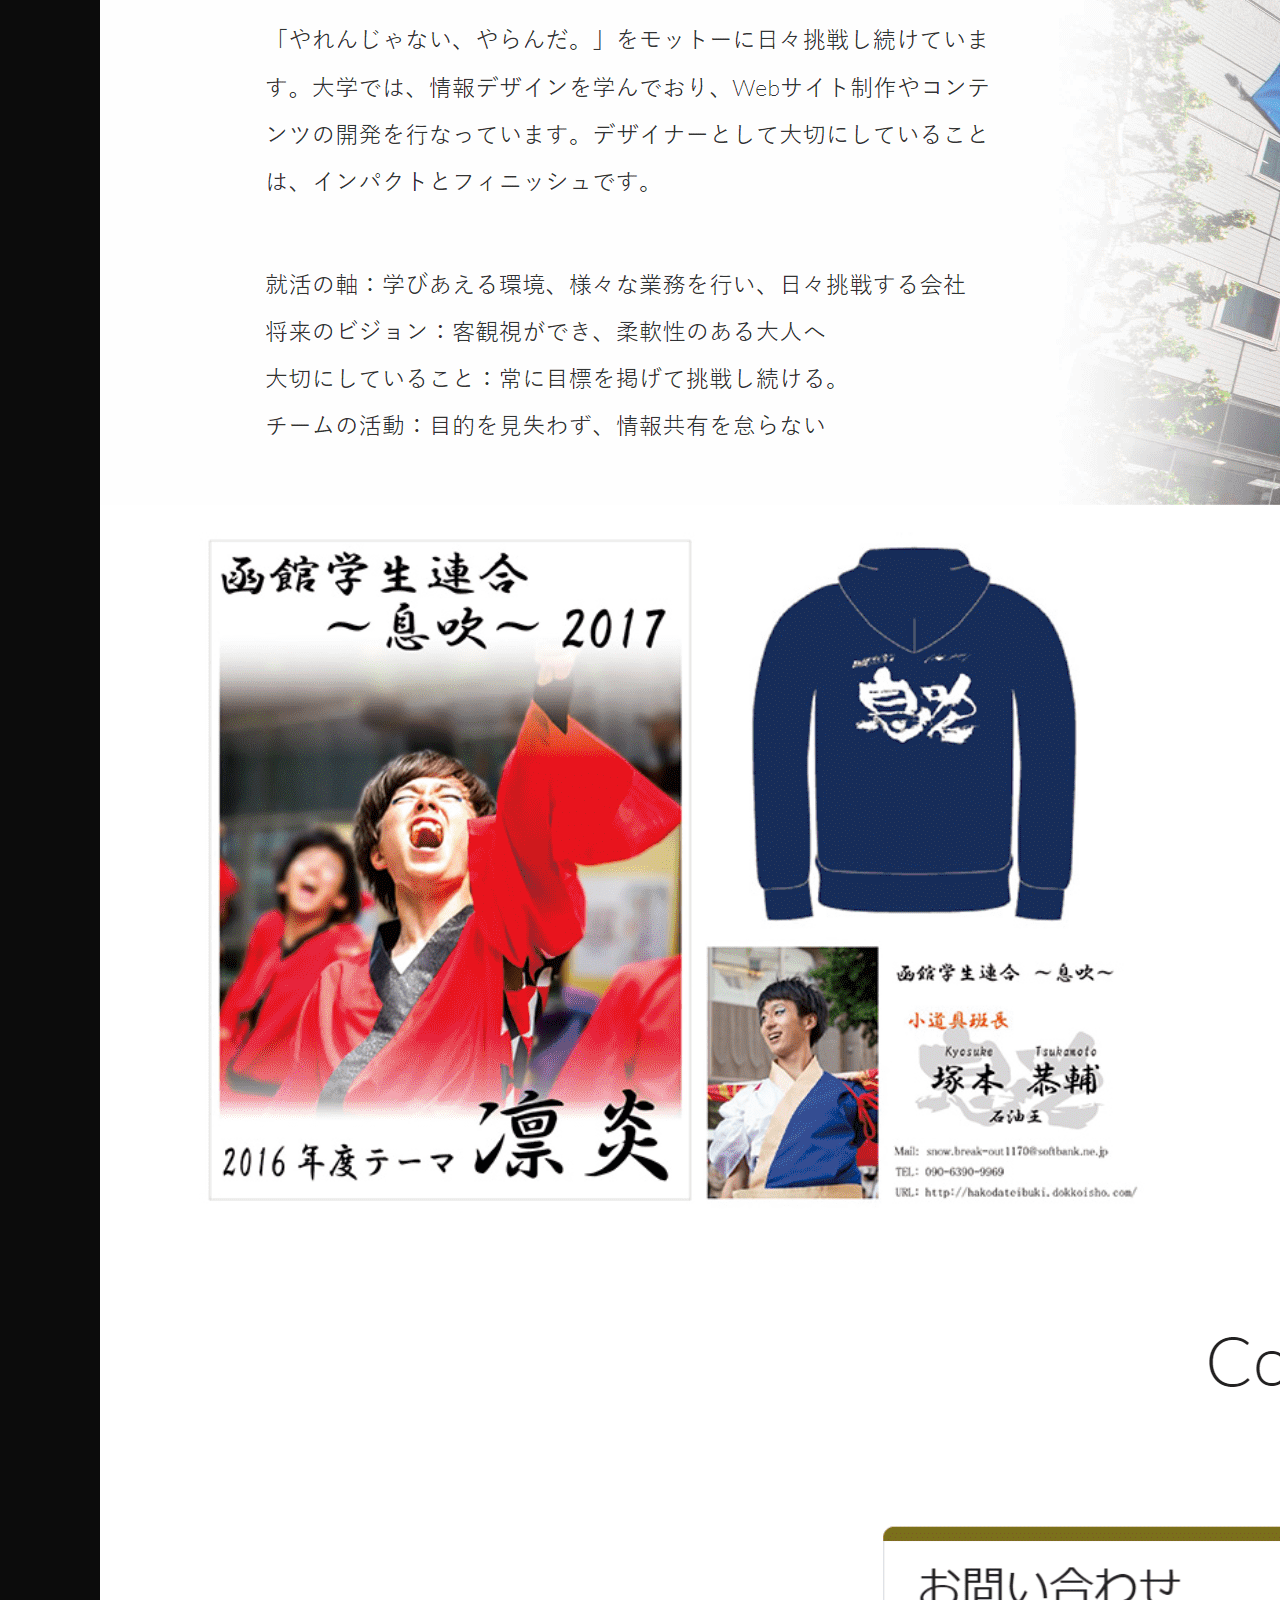
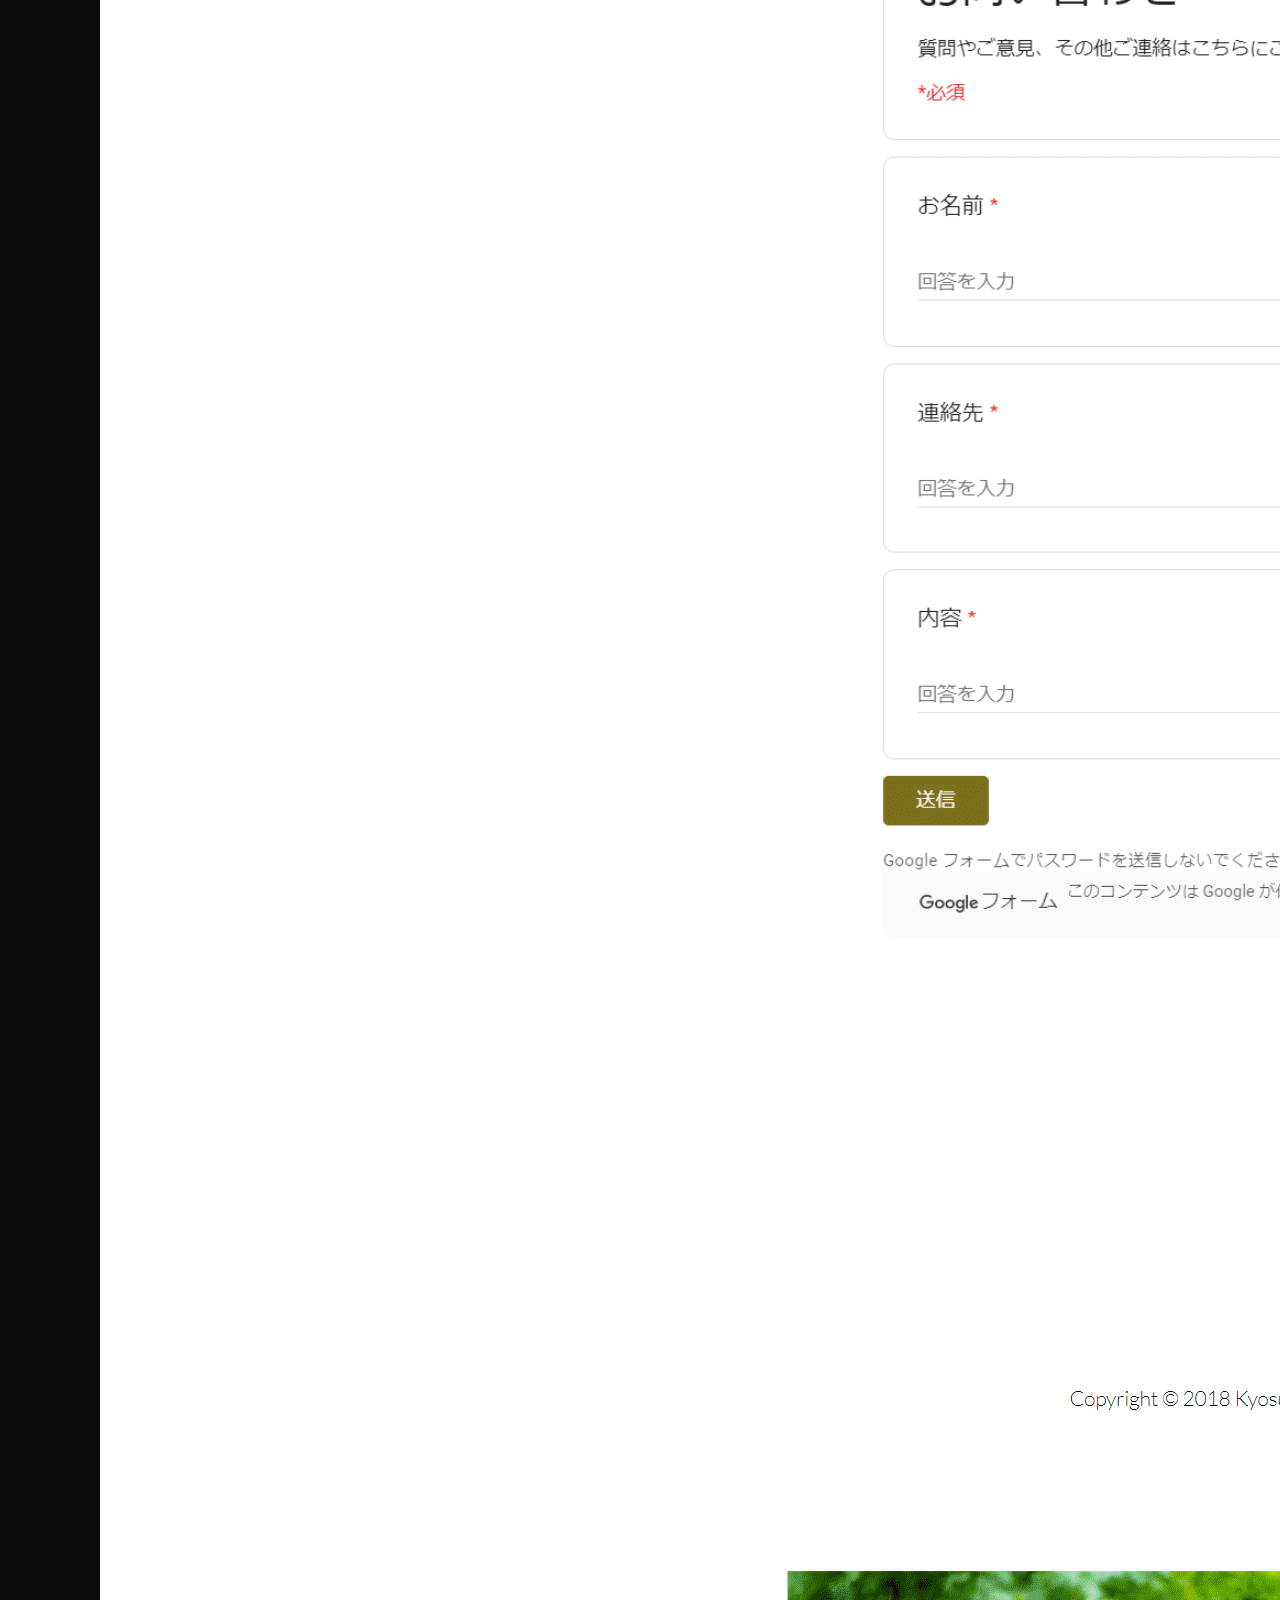
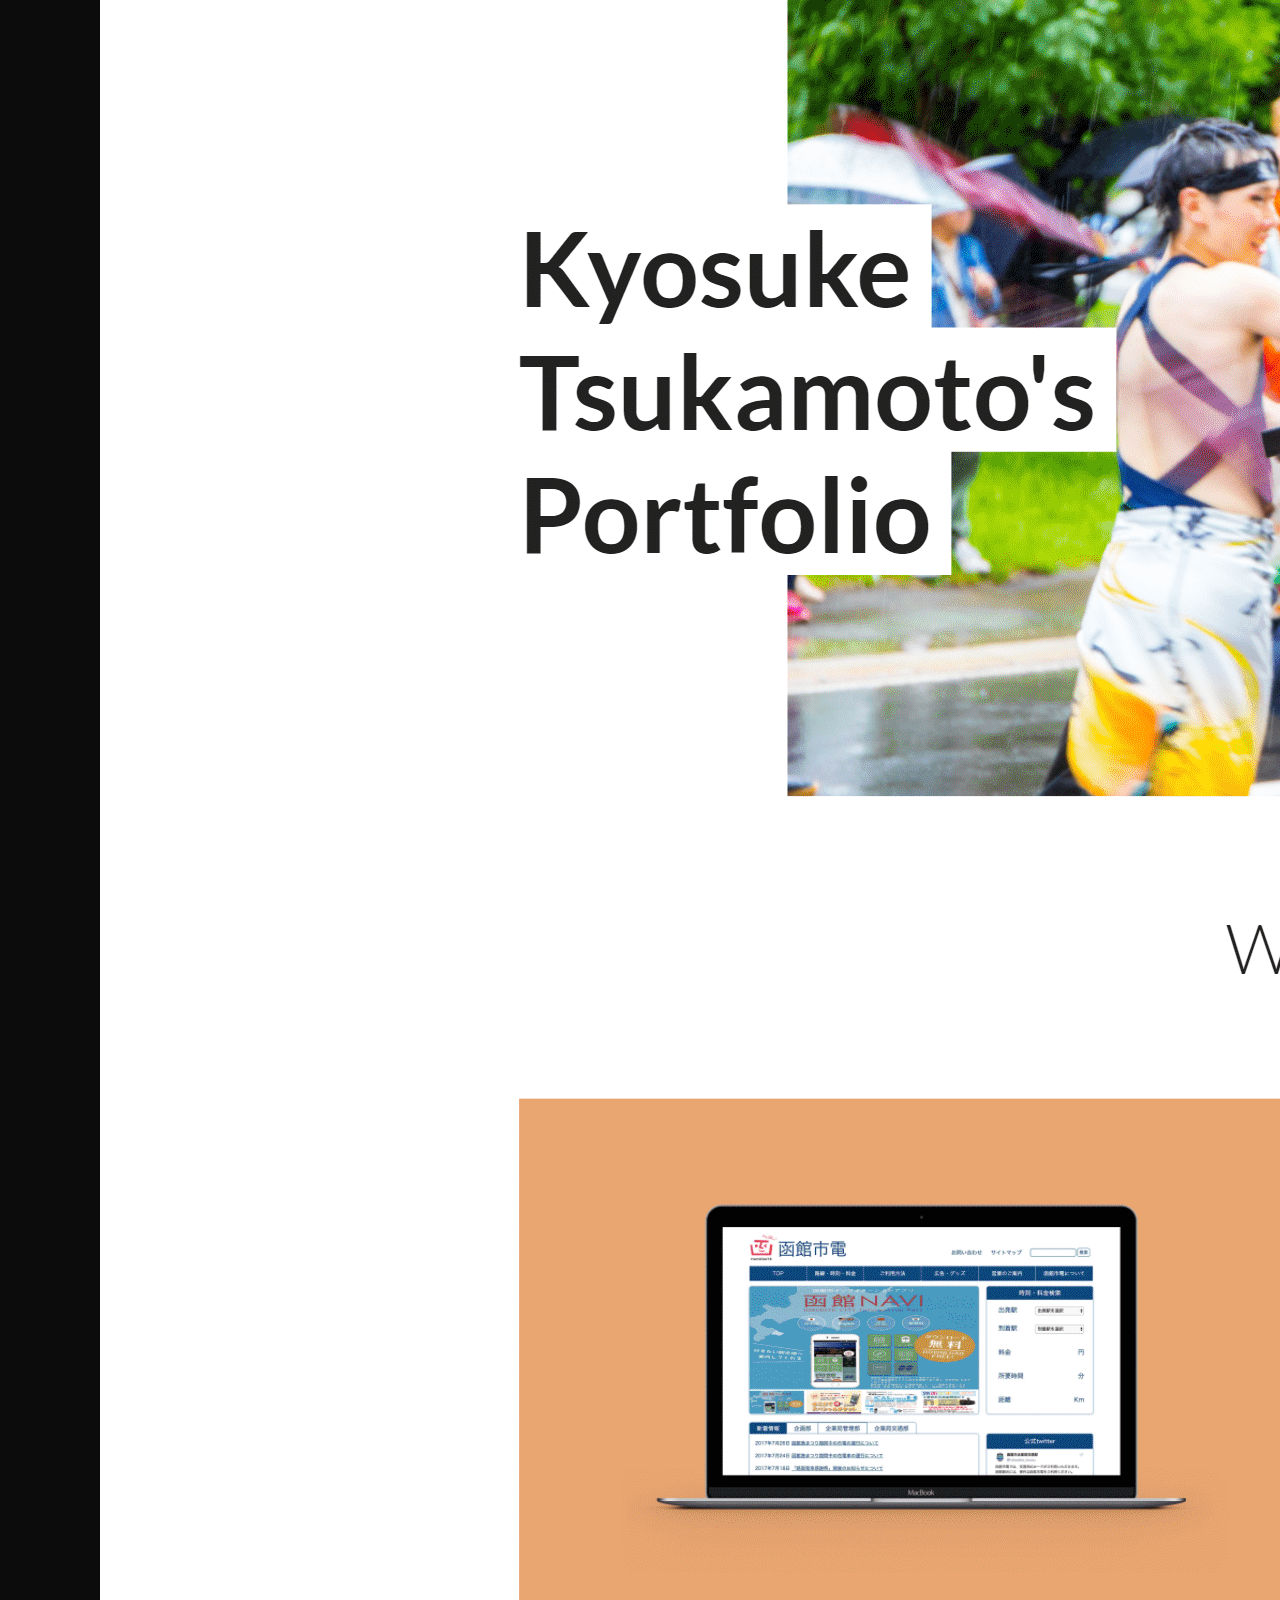
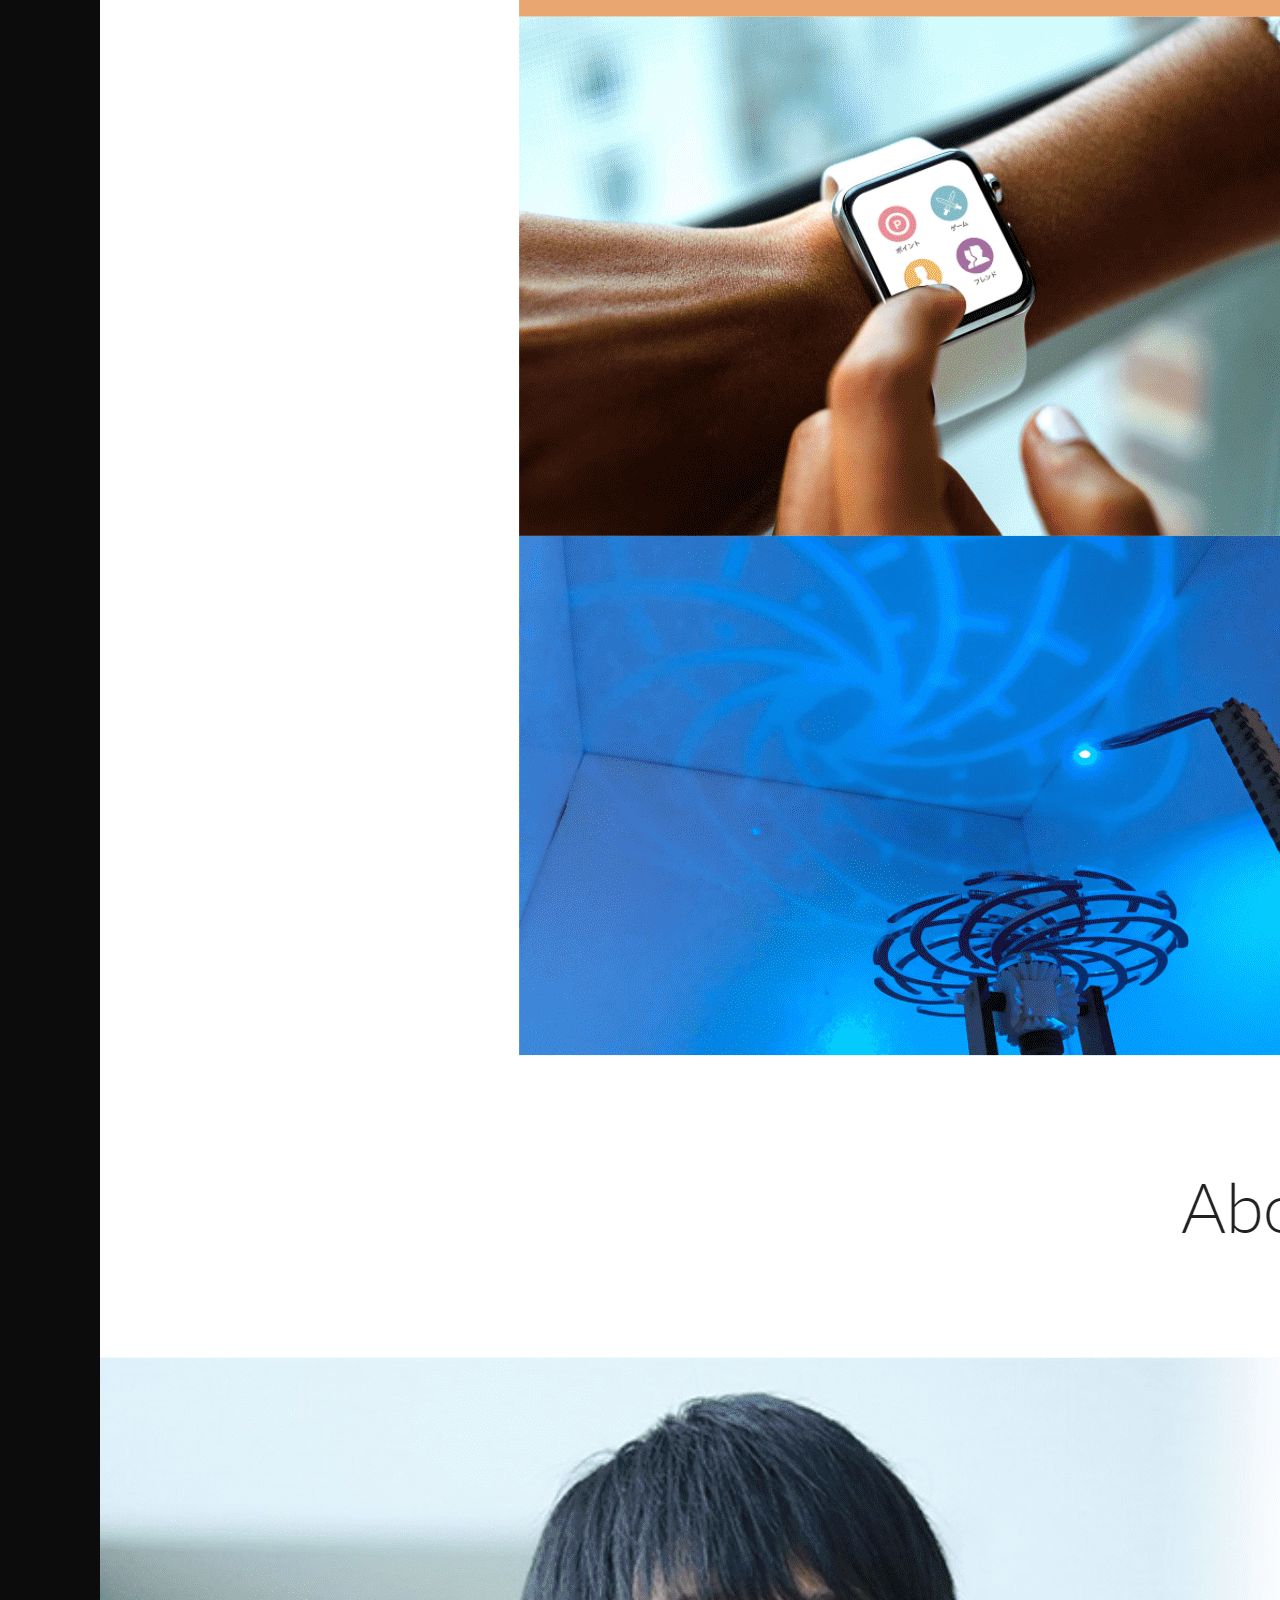
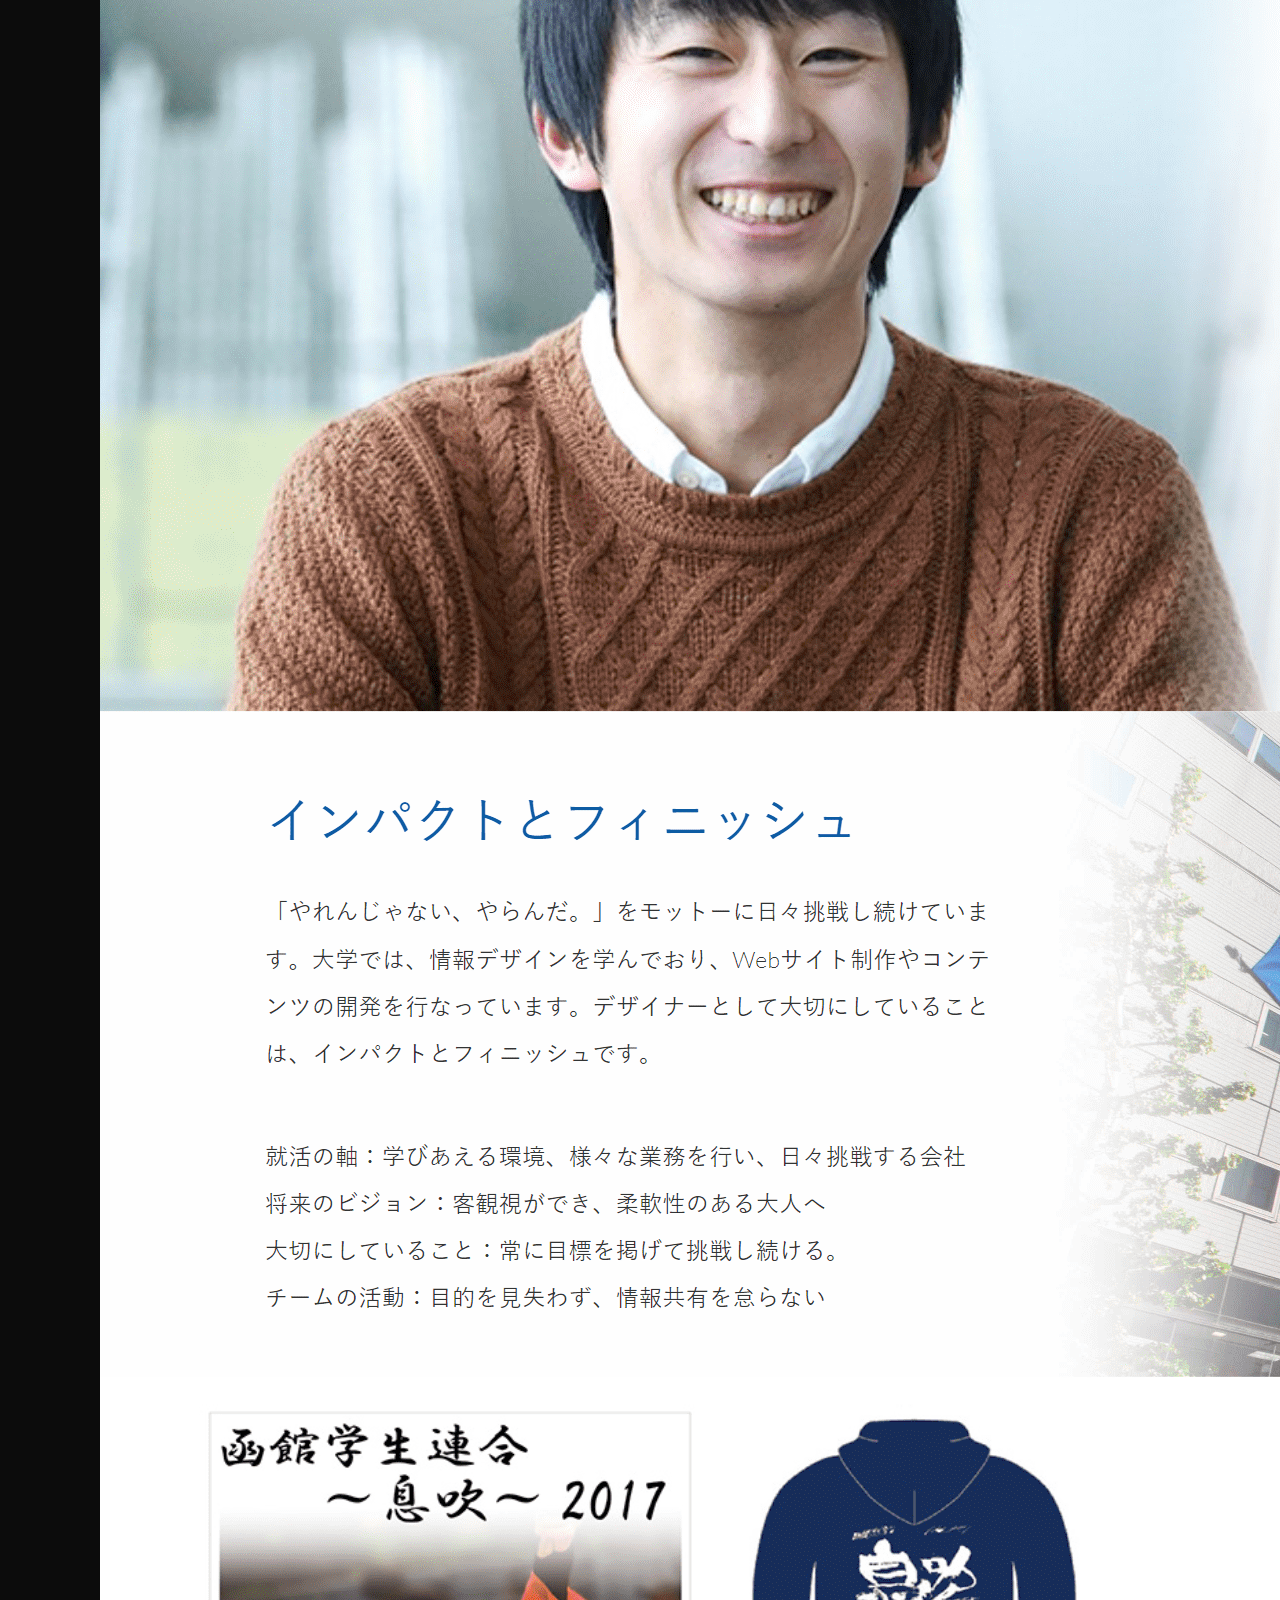
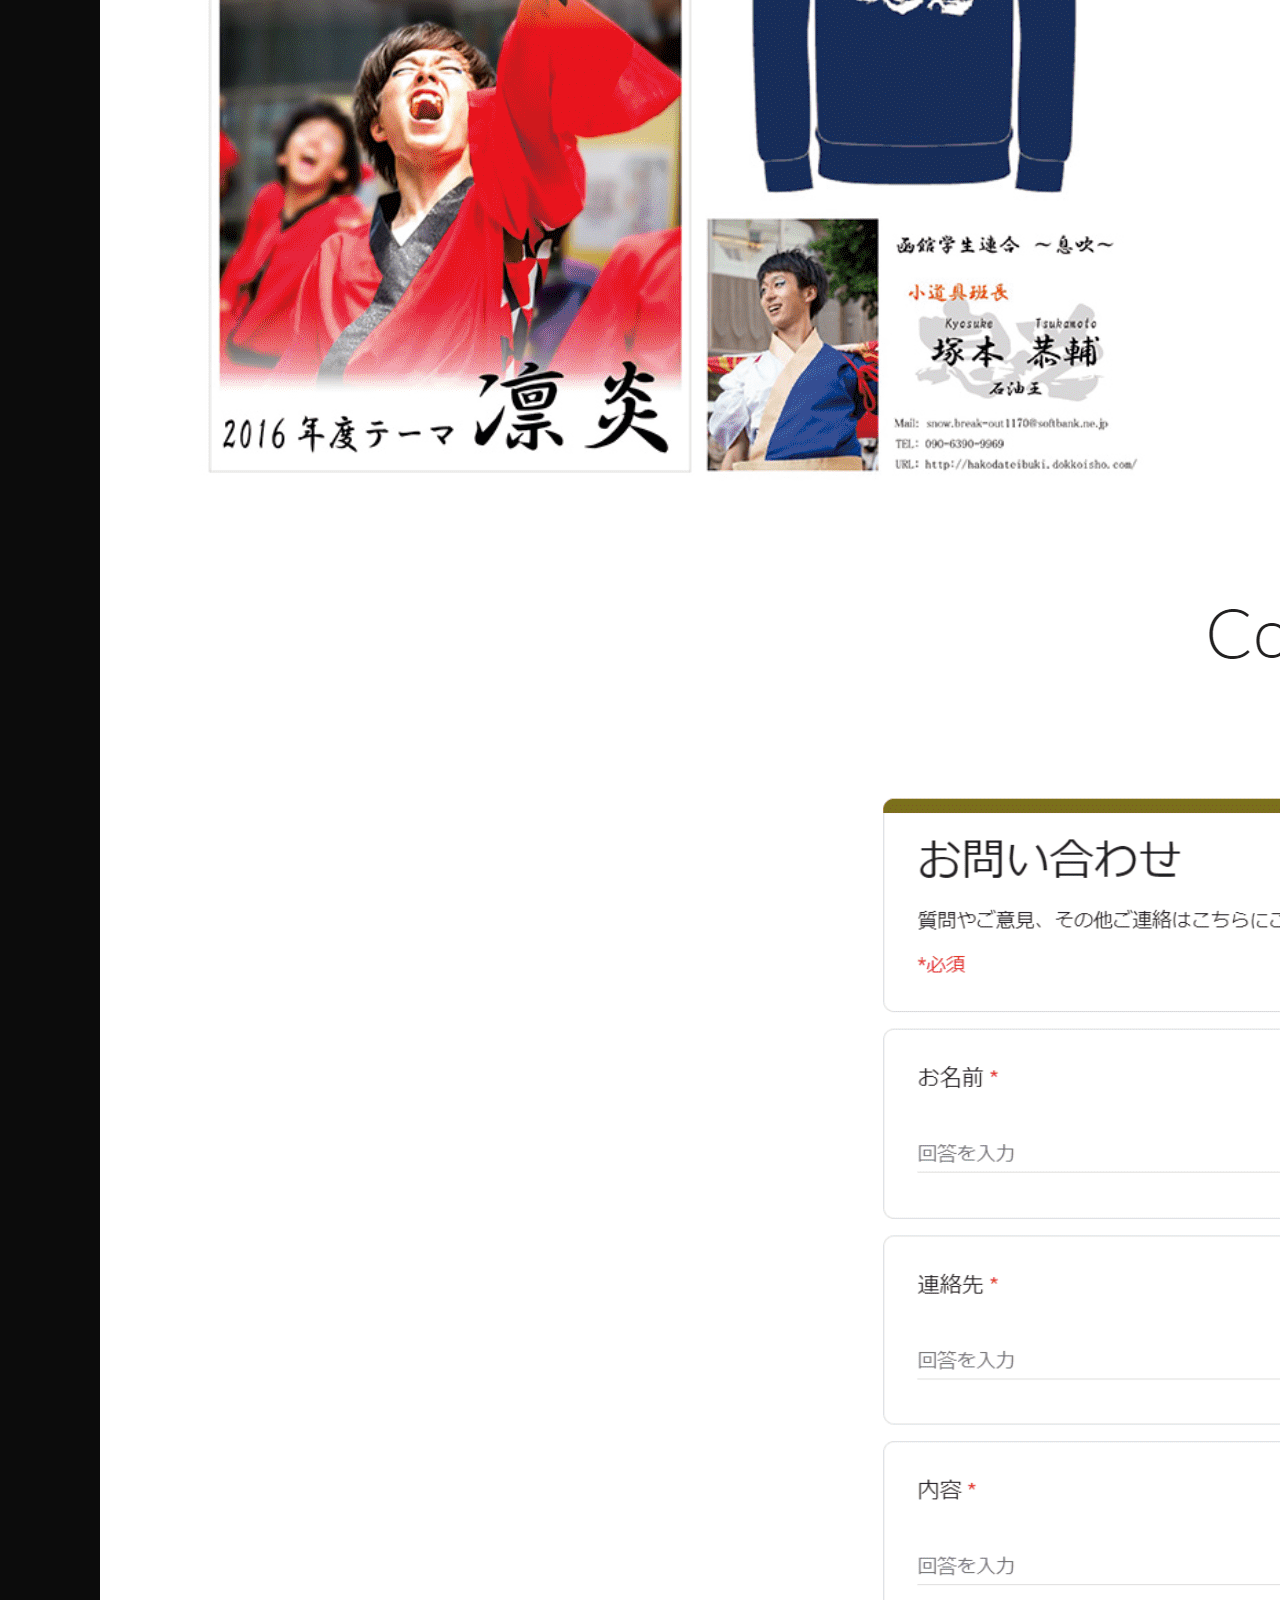
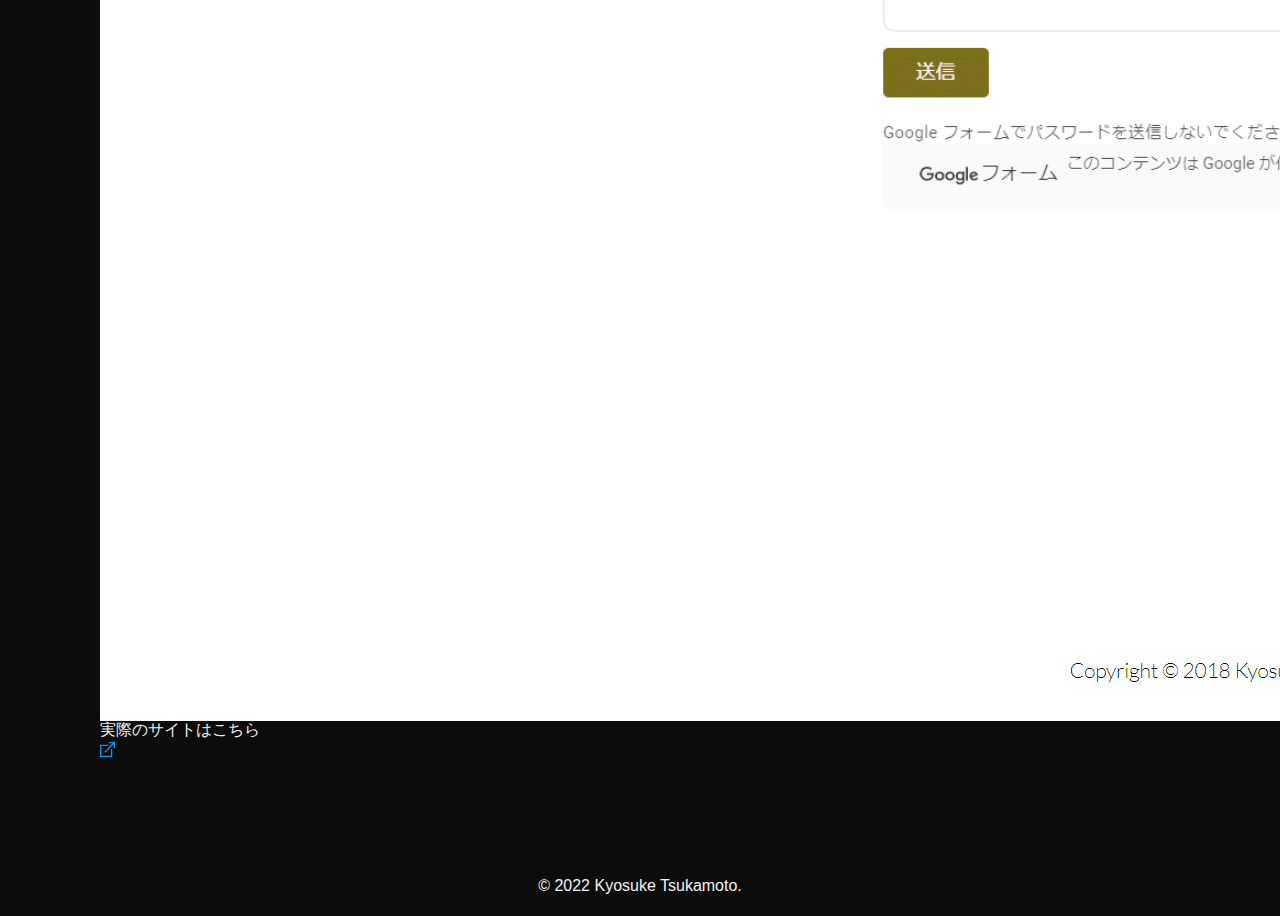
<file: works/works-reqruit.html>
<!DOCTYPE html>
<html lang="ja">
<head>
<meta charset="UTF-8">
<meta name="viewport" content="width=device-width, initial-scale=1.0">
<!-- ▼CSS -->
<link rel="stylesheet" href="../css/destyle.css">
<link rel="stylesheet" href="../css/style.css">
<!-- ▼favicon -->
<link rel="icon" href="../images/icon/favicon.ico" id="favicon">
<link rel="apple-touch-icon" sizes="512x512" href="../images/icon/icon-512x512.png">

<title>就活ポートフォリオサイト</title>

</head>

<body>

<header id="header">

<!-- ↓スマホ・タブレット表示時↓ -->
<h1 class="header-nav-title"><a href="../index.html">KYOSUKE TSUKAMOTO</a></h1>
<!-- ↓スマホ・タブレット表示時↓ -->

<nav class="global-nav">
<ul class="menu">
<li><a href="../index.html">TOP</a></li>
<li><a href="../index.html#about">ABOUT</a></li>
<li><a href="../index.html#skills">SKILLS</a></li>
<li><a href="../index.html#works">WORKS</a></li>
</ul>
<ul class="sns-link">
<li><a href="https://twitter.com/kyonsu1170/" target="_blank" rel="noopener noreferrer"><img src="../images/icon/ico-twitter.png" alt="twitter"></a></li>
<li><a href="https://www.facebook.com/tsukkyo117/" target="_blank" rel="noopener noreferrer"><img src="../images/icon/icon-facebook.png" alt="facebook"></a></li>
<!-- /sns-link --></ul>

<!-- ↓スマホ・タブレット表示時↓ -->
<div class="hamburger-button">
<span class="line line1"></span>
<span class="line line2"></span>
<!-- /hamburger-button --></div>
<!-- ↑スマホ・タブレット表示時↑ -->

<!-- /global-nav --></nav>
<!-- /header --></header>

<div class="works-wrap">
<h1 class="works-heading">works</h1>
<h2 class="works-title">就活ポートフォリオサイト</h2>
<p class="works-sentence">学生時代に就活で使用していたポートフォリオサイトです。作ってきた作品に使用した技術や工夫した点を伝えるために、各作品の制作過程を記載しています。また、作品の説明の他に、好きなことや大切にしていること、就活の軸などを伝えることで「自分」という人間を知ってもらう工夫を行いました。</p>

<ul class="works-skills-list">

<li class="works-skills-item">
<h3 class="works-item-title">SOFTWARE</h3>
<ul class="works-skill-icon-list">
<li class="works-skill-icon-item">
<img class="works-skill-icon-img" src="../images/software/photoshop.png" alt="フォトショップ">
<p class="works-skill-icon-title">Photoshop</p>
</li>
<li class="works-skill-icon-item">
<img class="works-skill-icon-img" src="../images/software/xd.png" alt="XD">
<p class="works-skill-icon-title">XD</p>
</li>
<li class="works-skill-icon-item">
<img class="works-skill-icon-img" src="../images/software/vscode.png" alt="ビジュアルスタジオコード">
<p class="works-skill-icon-title">VS Code</p>
</li>
<!-- /works-skill-icon-list --></ul>
<!-- /works-skills-item --></li>

<li class="works-skills-item">
<h3 class="works-item-title">LANGUAGE & FRAMEWORK</h3>
<ul class="works-skill-icon-list">
<li class="works-skill-icon-item">
<img class="works-skill-icon-img" src="../images/language-framework/html.png" alt="HTML5">
<p class="works-skill-icon-title">HTML5</p>
</li>
<li class="works-skill-icon-item">
<img class="works-skill-icon-img" src="../images/language-framework/css.png" alt="CSS3">
<p class="works-skill-icon-title">CSS3</p>
</li>
<li class="works-skill-icon-item">
<img class="works-skill-icon-img" src="../images/language-framework/bootstrap.png" alt="ブートストラップ">
<p class="works-skill-icon-title">Bootstrap</p>
</li>
<!-- /works-skill-icon-list --></ul>
<!-- /works-skills-item --></li>

<li class="works-skills-item">
<h3 class="works-item-title">SEASON & TIMES</h3>
<ul class="works-skill-icon-list">
<li class="works-skill-icon-item">
<img class="works-skill-icon-img" src="../images/season-times/season.png" alt="時期">
<p class="works-skill-icon-title">2017年11月</p>
</li>
<li class="works-skill-icon-item">
<img class="works-skill-icon-img" src="../images/season-times/times.png" alt="工数">
<p class="works-skill-icon-title">1人月</p>
</li>
<!-- /works-skill-icon-list --></ul>
<!-- /works-skills-item --></li>

<!-- /works-skills-list --></ul>

<div class="works-contents">
<a class="external-link top-link" href="https://b1015081.github.io/tk-reqruit.github.io/" target="_blank" rel="noopener noreferrer">
<p class="external-link-word">実際のサイトはこちら</p>
<img class="external-link-img" src="../images/svg/external-link.svg" alt="外部リンク">
<!-- /external-link --></a>
<ul class="works-contents-list">
<li class="works-contents-item"><img class="works-contents-img" src="../images/works/reqruit.png" alt="就活ポートフォリオサイト"></li>
<li class="works-contents-item-sp"><img class="works-contents-img" src="../images/works/reqruit.png" alt="就活ポートフォリオサイト"></li>
<!-- /works-contents-list --></ul>
<a class="external-link under-link" href="https://b1015081.github.io/tk-reqruit.github.io/" target="_blank" rel="noopener noreferrer">
<p class="external-link-word">実際のサイトはこちら</p>
<img class="external-link-img" src="../images/svg/external-link.svg" alt="外部リンク">
<!-- /external-link --></a>
<!-- /works-contents --></div>

<!-- /works-wrap --></div>

<footer>
<p class="copyright">© 2022 Kyosuke Tsukamoto.</p>
</footer>

</body>
</html>
</file>
<file: css/style.css>
body {
  margin: 0 50px;
  color: #f0f0f0;
  background-color: #0c0c0c;
  font-family: "Helvetica Neue", Arial, "Hiragino Kaku Gothic ProN", "Hiragino Sans", Meiryo, sans-serif;
}

@media screen and (max-width: 960px) {
  body {
    margin: 0 auto;
  }
}

#header {
  position: fixed;
  width: 100%;
  top: 0;
  background-color: #0c0c0c;
}

@media screen and (max-width: 960px) {
  #header {
    display: -webkit-box;
    display: -ms-flexbox;
    display: flex;
    -webkit-box-pack: end;
        -ms-flex-pack: end;
            justify-content: flex-end;
    width: 100%;
    padding: 20px 0;
    right: 0;
  }
}

@media screen and (max-width: 520px) {
  #header {
    padding: 17px 0;
  }
}

#header .header-nav-title {
  display: none;
}

@media screen and (max-width: 960px) {
  #header .header-nav-title {
    display: block;
    width: 100%;
    font-size: 18px;
  }
}

@media screen and (max-width: 520px) {
  #header .header-nav-title {
    display: block;
    width: 100%;
    font-size: 14px;
  }
}

@media screen and (max-width: 960px) {
  #header .header-nav-title a {
    display: block;
    width: 100%;
    padding-left: 45px;
    text-align: center;
  }
}

#header .global-nav {
  display: -webkit-box;
  display: -ms-flexbox;
  display: flex;
  -webkit-box-pack: end;
      -ms-flex-pack: end;
          justify-content: flex-end;
  padding-top: 40px;
  padding-right: 11%;
  padding-bottom: 20px;
}

@media screen and (max-width: 960px) {
  #header .global-nav {
    padding: 0;
    margin-right: 20px;
  }
}

#header .global-nav .menu {
  display: -webkit-box;
  display: -ms-flexbox;
  display: flex;
}

@media screen and (max-width: 960px) {
  #header .global-nav .menu {
    display: none;
  }
}

#header .global-nav .menu li {
  padding-top: 5px;
  padding-right: 35px;
}

#header .global-nav .menu li:last-child {
  padding-right: 0;
}

#header .global-nav .menu li a {
  display: block;
}

#header .global-nav .sns-link {
  display: -webkit-box;
  display: -ms-flexbox;
  display: flex;
  margin: 0 0 0 50px;
}

@media screen and (max-width: 960px) {
  #header .global-nav .sns-link {
    display: none;
  }
}

#header .global-nav .sns-link li {
  padding-right: 20px;
}

#header .global-nav .sns-link li:last-child {
  padding-right: 0;
}

#header .global-nav .sns-link img {
  height: 24px;
}

#header .global-nav .hamburger-button {
  display: none;
}

@media screen and (max-width: 960px) {
  #header .global-nav .hamburger-button {
    display: block;
  }
}

@media screen and (max-width: 960px) {
  #header .global-nav .hamburger-button .line {
    display: block;
    width: 25px;
    height: 2px;
    background-color: #fff;
    text-align: center;
  }
}

@media screen and (max-width: 520px) {
  #header .global-nav .hamburger-button .line {
    width: 20px;
    height: 1px;
  }
}

@media screen and (max-width: 960px) {
  #header .global-nav .hamburger-button .line1 {
    margin-top: 3px;
    -webkit-transition: 0.4s ease;
    transition: 0.4s ease;
  }
}

@media screen and (max-width: 960px) {
  #header .global-nav .hamburger-button .line2 {
    margin-top: 8px;
    -webkit-transition: 0.4s ease;
    transition: 0.4s ease;
  }
}

#header .global-nav .hamburger-button .btn-line1 {
  -webkit-transform: translateY(4.5px) rotate(-45deg);
          transform: translateY(4.5px) rotate(-45deg);
  -webkit-transition: 0.4s ease;
  transition: 0.4s ease;
}

#header .global-nav .hamburger-button .btn-line2 {
  -webkit-transform: translateY(-4.5px) rotate(45deg);
          transform: translateY(-4.5px) rotate(45deg);
  -webkit-transition: 0.4s ease;
  transition: 0.4s ease;
}

#header .global-nav .hamburger-menu {
  display: none;
}

@media screen and (max-width: 960px) {
  #header .global-nav .hamburger-menu {
    display: block;
    position: fixed;
    z-index: 30;
    top: 0;
    right: 0;
    width: 100%;
    height: 100%;
    margin: 50px 0 0;
    background-color: rgba(0, 0, 0, 0.9);
  }
}

#header .global-nav .hamburger-menu .menu-list {
  padding-top: 60px;
}

#header .global-nav .hamburger-menu .menu-list li {
  list-style: none;
  padding: 20px;
  font-size: 20px;
  text-align: center;
}

#header .global-nav .hamburger-menu .sns-list {
  display: -webkit-box;
  display: -ms-flexbox;
  display: flex;
  -webkit-box-pack: center;
      -ms-flex-pack: center;
          justify-content: center;
  margin-top: 40px;
}

#header .global-nav .hamburger-menu .sns-list li {
  padding-right: 30px;
}

#header .global-nav .hamburger-menu .sns-list li:last-child {
  padding-right: 0;
}

#header .global-nav .hamburger-menu .sns-list img {
  height: 24px;
}

#main {
  max-width: 1280px;
  padding-top: 85px;
  margin: 0 auto;
}

@media screen and (max-width: 960px) {
  #main {
    padding-top: 60px;
  }
}

@media screen and (max-width: 520px) {
  #main {
    padding-top: 50px;
  }
}

#main .main-visual {
  display: -webkit-box;
  display: -ms-flexbox;
  display: flex;
  -webkit-box-pack: end;
      -ms-flex-pack: end;
          justify-content: flex-end;
}

@media screen and (max-width: 960px) {
  #main .main-visual {
    display: block;
  }
}

#main .main-visual .header-title {
  font-size: 23px;
  -webkit-writing-mode: vertical-rl;
      -ms-writing-mode: tb-rl;
          writing-mode: vertical-rl;
  margin-right: 32px;
  text-align: center;
}

@media screen and (max-width: 960px) {
  #main .main-visual .header-title {
    display: none;
  }
}

@media screen and (max-width: 520px) {
  #main .main-visual .header-title {
    display: none;
  }
}

@media screen and (max-width: 960px) {
  #main .main-visual .header-title {
    -webkit-writing-mode: horizontal-tb;
        -ms-writing-mode: lr-tb;
            writing-mode: horizontal-tb;
    margin: 0 auto;
  }
}

#main .main-visual .main-visual-box .pc-main {
  width: 100%;
}

#main .main-visual .main-visual-box .sp-main {
  display: none;
}

@media screen and (max-width: 960px) {
  #main .main-visual .main-visual-box .pc-main {
    display: none;
  }
  #main .main-visual .main-visual-box .sp-main {
    display: block;
    width: 100%;
  }
}

.layout h2 {
  display: -webkit-box;
  display: -ms-flexbox;
  display: flex;
  -webkit-box-pack: center;
      -ms-flex-pack: center;
          justify-content: center;
  -webkit-box-align: center;
      -ms-flex-align: center;
          align-items: center;
  font-size: 36px;
  font-weight: 200;
  padding-top: 100px;
}

@media screen and (max-width: 960px) {
  .layout h2 {
    padding-top: 100px;
  }
}

@media screen and (max-width: 520px) {
  .layout h2 {
    padding-top: 70px;
    font-size: 22px;
    font-weight: 300;
  }
}

.layout h2::before, .layout h2::after {
  content: "";
  width: 60px;
  height: 1px;
}

.layout h2::before {
  margin-right: 24px;
}

.layout h2::after {
  margin-left: 24px;
}

.layout .about-color::before, .layout .about-color::after {
  background-color: #c21ce1;
}

.layout .skills-color::before, .layout .skills-color::after {
  background-color: #ffcc27;
}

.layout .works-color::before, .layout .works-color::after {
  background-color: #1cc6e1;
}

.introduction {
  display: -webkit-box;
  display: -ms-flexbox;
  display: flex;
  -webkit-box-align: center;
      -ms-flex-align: center;
          align-items: center;
  max-width: 1280px;
  margin: 80px auto 0;
}

@media screen and (max-width: 960px) {
  .introduction {
    -webkit-box-orient: vertical;
    -webkit-box-direction: normal;
        -ms-flex-flow: column;
            flex-flow: column;
    margin: 60px 100px 0;
  }
}

@media screen and (max-width: 520px) {
  .introduction {
    -webkit-box-orient: vertical;
    -webkit-box-direction: normal;
        -ms-flex-flow: column;
            flex-flow: column;
    margin: 40px 0 0;
  }
}

.introduction .introduction-sentence {
  width: 100%;
  margin-right: 64px;
}

@media screen and (max-width: 960px) {
  .introduction .introduction-sentence {
    width: auto;
    margin: 0 0 50px;
  }
}

@media screen and (max-width: 520px) {
  .introduction .introduction-sentence {
    width: auto;
    margin: 0 20px 40px;
  }
}

.introduction .introduction-sentence .full-name {
  margin-bottom: 18px;
  font-size: 28px;
}

@media screen and (max-width: 520px) {
  .introduction .introduction-sentence .full-name {
    font-size: 22px;
  }
}

.introduction .introduction-sentence .profile {
  margin-bottom: 30px;
  line-height: 1.6;
}

@media screen and (max-width: 520px) {
  .introduction .introduction-sentence .profile {
    font-size: 14px;
  }
}

.introduction .introduction-sentence .sns-link {
  display: -webkit-box;
  display: -ms-flexbox;
  display: flex;
}

.introduction .introduction-sentence .sns-link li {
  padding-right: 20px;
}

.introduction .introduction-sentence .sns-link li:last-child {
  padding-right: 0;
}

.introduction .introduction-sentence .sns-link img {
  height: 24px;
}

@media screen and (max-width: 520px) {
  .introduction .introduction-img {
    margin: 0 auto;
  }
}

.introduction .introduction-img img {
  width: 600px;
}

@media screen and (max-width: 960px) {
  .introduction .introduction-img img {
    display: block;
    width: 100%;
  }
}

@media screen and (max-width: 520px) {
  .introduction .introduction-img img {
    width: 100%;
  }
}

#skills {
  max-width: 1280px;
  margin: 0 auto;
}

@media screen and (max-width: 960px) {
  #skills {
    margin: 0 100px;
  }
}

@media screen and (max-width: 960px) {
  #skills {
    margin: 0 15px;
  }
}

#skills .skills-box {
  display: -webkit-box;
  display: -ms-flexbox;
  display: flex;
  -ms-flex-wrap: wrap;
      flex-wrap: wrap;
  -webkit-box-pack: center;
      -ms-flex-pack: center;
          justify-content: center;
  margin-top: 80px;
  gap: 60px;
}

@media screen and (max-width: 960px) {
  #skills .skills-box {
    margin: 60px 0 0;
  }
}

@media screen and (max-width: 520px) {
  #skills .skills-box {
    margin: 0;
    gap: 0;
  }
}

#skills .skills-box .skills-item {
  width: 320px;
}

#skills .skills-box .skills-item:nth-child(4), #skills .skills-box .skills-item:nth-child(5) {
  margin-bottom: 0;
}

@media screen and (max-width: 960px) {
  #skills .skills-box .skills-item {
    width: 280px;
    gap: 10px;
  }
}

@media screen and (max-width: 520px) {
  #skills .skills-box .skills-item {
    width: 100%;
    margin: 60px 20px 0;
  }
}

#skills .skills-box .skills-item .item-title {
  margin-bottom: 40px;
  font-size: 18px;
  text-align: center;
}

#skills .skills-box .skills-item .item-img {
  margin-bottom: 40px;
  text-align: center;
}

#skills .skills-box .skills-item .item-img img {
  width: auto;
  height: 60px;
}

#skills .skills-box .skills-item .item-coding img {
  width: 60px;
  height: auto;
  padding: 10px 0;
}

#skills .skills-box .skills-item .item-sentence {
  font-size: 14px;
  line-height: 1.6;
}

@media screen and (max-width: 520px) {
  #skills .skills-box .skills-item .item-sentence {
    line-height: 1.7;
  }
}

#skills .skills-box .skills-item .skill-icon-list {
  display: -webkit-box;
  display: -ms-flexbox;
  display: flex;
  -ms-flex-wrap: wrap;
      flex-wrap: wrap;
  -webkit-box-pack: start;
      -ms-flex-pack: start;
          justify-content: flex-start;
  width: 320px;
  margin: 0 auto;
}

#skills .skills-box .skills-item .skill-icon-list .skill-icon-item {
  margin: 0 12px 40px;
}

#skills .skills-box .skills-item .skill-icon-list .skill-icon-item .skill-icon-img {
  width: 80px;
  height: auto;
}

#skills .skills-box .skills-item .skill-icon-list .skill-icon-item .skill-icon-title {
  margin-top: 6px;
  font-size: 14px;
  text-align: center;
}

#works {
  max-width: 1280px;
  margin: 0 auto;
}

@media screen and (max-width: 960px) {
  #works {
    margin: 0 100px;
  }
}

@media screen and (max-width: 520px) {
  #works {
    margin: 0 15px;
  }
}

#works .works-list {
  display: -webkit-box;
  display: -ms-flexbox;
  display: flex;
  -ms-flex-wrap: wrap;
      flex-wrap: wrap;
  -webkit-box-pack: center;
      -ms-flex-pack: center;
          justify-content: center;
  gap: 15px;
  margin: 80px auto 100px;
}

@media screen and (max-width: 520px) {
  #works .works-list {
    width: 100%;
    margin: 40px auto 70px;
  }
}

@media screen and (max-width: 960px) {
  #works .works-list .works-item {
    margin: 0 0 20px;
  }
}

@media screen and (max-width: 520px) {
  #works .works-list .works-item {
    margin: 0;
  }
}

#works .works-list .works-item img {
  width: 380px;
  height: auto;
}

@media screen and (max-width: 960px) {
  #works .works-list .works-item img {
    width: 100%;
  }
}

@media screen and (max-width: 520px) {
  #works .works-list .works-item img {
    width: 100%;
  }
}

.works-wrap {
  max-width: 1280px;
  margin: 0 auto 120px;
  padding: 0 50px;
}

@media screen and (max-width: 960px) {
  .works-wrap {
    padding: 0 80px;
  }
}

@media screen and (max-width: 520px) {
  .works-wrap {
    padding: 0 15px;
  }
}

.works-wrap .works-heading {
  display: -webkit-box;
  display: -ms-flexbox;
  display: flex;
  -webkit-box-pack: center;
      -ms-flex-pack: center;
          justify-content: center;
  -webkit-box-align: center;
      -ms-flex-align: center;
          align-items: center;
  margin-top: 100px;
  font-size: 24px;
  text-align: center;
}

.works-wrap .works-heading::before, .works-wrap .works-heading::after {
  content: "";
  width: 30px;
  height: 1px;
  background-color: #1cc6e1;
}

.works-wrap .works-heading::before {
  margin-right: 10px;
}

.works-wrap .works-heading::after {
  margin-left: 10px;
}

@media screen and (max-width: 960px) {
  .works-wrap .works-heading {
    margin: 100px 20px 0;
  }
}

@media screen and (max-width: 520px) {
  .works-wrap .works-heading {
    margin: 70px 20px 0;
    font-size: 18px;
  }
}

.works-wrap .works-title {
  margin-top: 60px;
  font-size: 36px;
  font-weight: bold;
  text-align: center;
  line-height: 1.6;
}

@media screen and (max-width: 960px) {
  .works-wrap .works-title {
    line-height: 1.6;
  }
}

@media screen and (max-width: 520px) {
  .works-wrap .works-title {
    margin: 30px auto 0;
    font-size: 24px;
  }
}

.works-wrap .works-skills-list {
  display: -webkit-box;
  display: -ms-flexbox;
  display: flex;
  -webkit-box-pack: center;
      -ms-flex-pack: center;
          justify-content: center;
  -ms-flex-wrap: wrap;
      flex-wrap: wrap;
  margin-top: 60px;
}

.works-wrap .works-skills-list .works-skills-item {
  margin: 0 40px 40px;
}

@media screen and (max-width: 520px) {
  .works-wrap .works-skills-list .works-skills-item {
    margin: 0 20px 60px;
  }
}

.works-wrap .works-skills-list .works-skills-item .works-item-title {
  margin-bottom: 20px;
  font-size: 16px;
  text-align: center;
}

.works-wrap .works-skills-list .works-skills-item .works-skill-icon-list {
  display: -webkit-box;
  display: -ms-flexbox;
  display: flex;
  -webkit-box-pack: center;
      -ms-flex-pack: center;
          justify-content: center;
  margin: 0 auto;
}

@media screen and (max-width: 960px) {
  .works-wrap .works-skills-list .works-skills-item .works-skill-icon-list {
    width: 250px;
  }
}

.works-wrap .works-skills-list .works-skills-item .works-skill-icon-list .works-skill-icon-item {
  margin: 0 5px;
}

.works-wrap .works-skills-list .works-skills-item .works-skill-icon-list .works-skill-icon-item .works-skill-icon-img {
  width: 80px;
  height: auto;
}

.works-wrap .works-skills-list .works-skills-item .works-skill-icon-list .works-skill-icon-item .works-skill-icon-title {
  margin-top: 5px;
  font-size: 14px;
  text-align: center;
}

.works-wrap .works-main-visual {
  margin-top: 40px;
}

@media screen and (max-width: 520px) {
  .works-wrap .works-main-visual {
    margin-top: 20px;
  }
}

.works-wrap .works-main-visual .external-link {
  display: -webkit-box;
  display: -ms-flexbox;
  display: flex;
  -webkit-box-pack: end;
      -ms-flex-pack: end;
          justify-content: flex-end;
  margin-bottom: 10px;
}

.works-wrap .works-main-visual .external-link .external-link-word {
  color: #1492e6;
}

.works-wrap .works-main-visual .external-link .external-link-img {
  margin-left: 7px;
}

.works-wrap .works-main-visual .main-visual-img {
  width: 100%;
}

.works-wrap .project-detail {
  margin-top: 80px;
}

@media screen and (max-width: 520px) {
  .works-wrap .project-detail {
    margin-top: 40px;
  }
}

.works-wrap .project-detail .detail-list .detail-list-item {
  margin-bottom: 50px;
}

.works-wrap .project-detail .detail-list .detail-list-item:last-child {
  margin-bottom: 0;
}

@media screen and (max-width: 520px) {
  .works-wrap .project-detail .detail-list .detail-list-item {
    margin-bottom: 30px;
  }
}

.works-wrap .project-detail .detail-list .detail-list-item .detail-title {
  display: inline-block;
  padding-bottom: 8px;
  font-size: 20px;
  font-weight: bold;
  border-bottom: 1px solid #1cc6e1;
}

@media screen and (max-width: 520px) {
  .works-wrap .project-detail .detail-list .detail-list-item .detail-title {
    font-size: 16px;
  }
}

.works-wrap .project-detail .detail-list .detail-list-item .detail-text {
  font-size: 17px;
  margin-top: 20px;
  line-height: 1.7;
}

@media screen and (max-width: 520px) {
  .works-wrap .project-detail .detail-list .detail-list-item .detail-text {
    margin-top: 10px;
    font-size: 14px;
    line-height: 1.6;
  }
}

.works-wrap .development-process {
  margin-top: 100px;
}

@media screen and (max-width: 520px) {
  .works-wrap .development-process {
    margin-top: 60px;
  }
}

.works-wrap .development-process .process-heading {
  display: -webkit-box;
  display: -ms-flexbox;
  display: flex;
  -webkit-box-pack: center;
      -ms-flex-pack: center;
          justify-content: center;
  -webkit-box-align: center;
      -ms-flex-align: center;
          align-items: center;
  margin-bottom: 80px;
  font-size: 28px;
  font-weight: bold;
  text-align: center;
}

.works-wrap .development-process .process-heading::before, .works-wrap .development-process .process-heading::after {
  content: "";
  width: 30px;
  height: 1px;
  background-color: #1cc6e1;
}

.works-wrap .development-process .process-heading::before {
  margin-right: 10px;
}

.works-wrap .development-process .process-heading::after {
  margin-left: 10px;
}

@media screen and (max-width: 960px) {
  .works-wrap .development-process .process-heading {
    margin-bottom: 60px;
  }
}

@media screen and (max-width: 520px) {
  .works-wrap .development-process .process-heading {
    margin-bottom: 40px;
    font-size: 18px;
  }
}

.works-wrap .development-process .process-list .process-list-item {
  display: -webkit-box;
  display: -ms-flexbox;
  display: flex;
  -webkit-box-align: center;
      -ms-flex-align: center;
          align-items: center;
  margin-bottom: 80px;
  gap: 40px;
}

@media screen and (max-width: 520px) {
  .works-wrap .development-process .process-list .process-list-item {
    -webkit-box-orient: vertical;
    -webkit-box-direction: normal;
        -ms-flex-flow: column;
            flex-flow: column;
    gap: 20px;
    margin-bottom: 50px;
  }
}

.works-wrap .development-process .process-list .process-list-item:last-child {
  margin-bottom: 0;
}

.works-wrap .development-process .process-list .process-list-item:nth-child(2n+1) {
  -webkit-box-orient: horizontal;
  -webkit-box-direction: reverse;
      -ms-flex-direction: row-reverse;
          flex-direction: row-reverse;
}

.works-wrap .development-process .process-list .process-list-item:nth-child(2n) {
  -webkit-box-orient: horizontal;
  -webkit-box-direction: normal;
      -ms-flex-direction: row;
          flex-direction: row;
}

@media screen and (max-width: 960px) {
  .works-wrap .development-process .process-list .process-list-item {
    -ms-flex-wrap: wrap;
        flex-wrap: wrap;
  }
}

.works-wrap .development-process .process-list .process-list-item .process-text {
  font-size: 17px;
  line-height: 1.6;
  width: 50%;
}

@media screen and (max-width: 960px) {
  .works-wrap .development-process .process-list .process-list-item .process-text {
    width: 100%;
  }
}

@media screen and (max-width: 520px) {
  .works-wrap .development-process .process-list .process-list-item .process-text {
    font-size: 14px;
    line-height: 1.6;
  }
}

.works-wrap .development-process .process-list .process-list-item .process-img-wrap {
  width: 50%;
}

@media screen and (max-width: 960px) {
  .works-wrap .development-process .process-list .process-list-item .process-img-wrap {
    width: 100%;
  }
}

.works-wrap .development-process .process-list .process-list-item .process-img-wrap .process-img {
  display: block;
  width: 100%;
}

.works-wrap .development-process .process-list .ingenuity:nth-child(2n) {
  -webkit-box-orient: horizontal;
  -webkit-box-direction: reverse;
      -ms-flex-direction: row-reverse;
          flex-direction: row-reverse;
}

.works-wrap .development-process .process-list .ingenuity:nth-child(2n+1) {
  -webkit-box-orient: horizontal;
  -webkit-box-direction: normal;
      -ms-flex-direction: row;
          flex-direction: row;
}

.copyright {
  margin-bottom: 20px;
  text-align: center;
}
/*# sourceMappingURL=style.css.map */
</file>
<file: css/destyle.css>
/*! destyle.css v2.0.2 | MIT License | https://github.com/nicolas-cusan/destyle.css */

/* Reset box-model and set borders */
/* ============================================ */

*,
::before,
::after {
  box-sizing: border-box;
  border-style: solid;
  border-width: 0;
}

/* Document */
/* ============================================ */

/**
 * 1. Correct the line height in all browsers.
 * 2. Prevent adjustments of font size after orientation changes in iOS.
 * 3. Remove gray overlay on links for iOS.
 */

html {
  line-height: 1.15; /* 1 */
  -webkit-text-size-adjust: 100%; /* 2 */
  -webkit-tap-highlight-color: transparent; /* 3*/
}

/* Sections */
/* ============================================ */

/**
 * Remove the margin in all browsers.
 */

body {
  margin: 0;
}

/**
 * Render the `main` element consistently in IE.
 */

main {
  display: block;
}

/* Vertical rhythm */
/* ============================================ */

p,
table,
blockquote,
address,
pre,
iframe,
form,
figure,
dl {
  margin: 0;
}

/* Headings */
/* ============================================ */

h1,
h2,
h3,
h4,
h5,
h6 {
  font-size: inherit;
  line-height: inherit;
  font-weight: inherit;
  margin: 0;
}

/* Lists (enumeration) */
/* ============================================ */

ul,
ol {
  margin: 0;
  padding: 0;
  list-style: none;
}

/* Lists (definition) */
/* ============================================ */

dt {
  font-weight: bold;
}

dd {
  margin-left: 0;
}

/* Grouping content */
/* ============================================ */

/**
 * 1. Add the correct box sizing in Firefox.
 * 2. Show the overflow in Edge and IE.
 */

hr {
  box-sizing: content-box; /* 1 */
  height: 0; /* 1 */
  overflow: visible; /* 2 */
  border-top-width: 1px;
  margin: 0;
  clear: both;
  color: inherit;
}

/**
 * 1. Correct the inheritance and scaling of font size in all browsers.
 * 2. Correct the odd `em` font sizing in all browsers.
 */

pre {
  font-family: monospace, monospace; /* 1 */
  font-size: inherit; /* 2 */
}

address {
  font-style: inherit;
}

/* Text-level semantics */
/* ============================================ */

/**
 * Remove the gray background on active links in IE 10.
 */

a {
  background-color: transparent;
  text-decoration: none;
  color: inherit;
}

/**
 * 1. Remove the bottom border in Chrome 57-
 * 2. Add the correct text decoration in Chrome, Edge, IE, Opera, and Safari.
 */

abbr[title] {
  text-decoration: underline; /* 2 */
  text-decoration: underline dotted; /* 2 */
}

/**
 * Add the correct font weight in Chrome, Edge, and Safari.
 */

b,
strong {
  font-weight: bolder;
}

/**
 * 1. Correct the inheritance and scaling of font size in all browsers.
 * 2. Correct the odd `em` font sizing in all browsers.
 */

code,
kbd,
samp {
  font-family: monospace, monospace; /* 1 */
  font-size: inherit; /* 2 */
}

/**
 * Add the correct font size in all browsers.
 */

small {
  font-size: 80%;
}

/**
 * Prevent `sub` and `sup` elements from affecting the line height in
 * all browsers.
 */

sub,
sup {
  font-size: 75%;
  line-height: 0;
  position: relative;
  vertical-align: baseline;
}

sub {
  bottom: -0.25em;
}

sup {
  top: -0.5em;
}

/* Embedded content */
/* ============================================ */

/**
 * Prevent vertical alignment issues.
 */

img,
embed,
object,
iframe {
  vertical-align: bottom;
}

/* Forms */
/* ============================================ */

/**
 * Reset form fields to make them styleable
 */

button,
input,
optgroup,
select,
textarea {
  -webkit-appearance: none;
  appearance: none;
  vertical-align: middle;
  color: inherit;
  font: inherit;
  background: transparent;
  padding: 0;
  margin: 0;
  outline: 0;
  border-radius: 0;
  text-align: inherit;
}

/**
 * Reset radio and checkbox appearance to preserve their look in iOS.
 */

[type="checkbox"] {
  -webkit-appearance: checkbox;
  appearance: checkbox;
}

[type="radio"] {
  -webkit-appearance: radio;
  appearance: radio;
}

/**
 * Show the overflow in IE.
 * 1. Show the overflow in Edge.
 */

button,
input {
  /* 1 */
  overflow: visible;
}

/**
 * Remove the inheritance of text transform in Edge, Firefox, and IE.
 * 1. Remove the inheritance of text transform in Firefox.
 */

button,
select {
  /* 1 */
  text-transform: none;
}

/**
 * Correct the inability to style clickable types in iOS and Safari.
 */

button,
[type="button"],
[type="reset"],
[type="submit"] {
  cursor: pointer;
  -webkit-appearance: none;
  appearance: none;
}

button[disabled],
[type="button"][disabled],
[type="reset"][disabled],
[type="submit"][disabled] {
  cursor: default;
}

/**
 * Remove the inner border and padding in Firefox.
 */

button::-moz-focus-inner,
[type="button"]::-moz-focus-inner,
[type="reset"]::-moz-focus-inner,
[type="submit"]::-moz-focus-inner {
  border-style: none;
  padding: 0;
}

/**
 * Restore the focus styles unset by the previous rule.
 */

button:-moz-focusring,
[type="button"]:-moz-focusring,
[type="reset"]:-moz-focusring,
[type="submit"]:-moz-focusring {
  outline: 1px dotted ButtonText;
}

/**
 * Remove arrow in IE10 & IE11
 */

select::-ms-expand {
  display: none;
}

/**
 * Remove padding
 */

option {
  padding: 0;
}

/**
 * Reset to invisible
 */

fieldset {
  margin: 0;
  padding: 0;
  min-width: 0;
}

/**
 * 1. Correct the text wrapping in Edge and IE.
 * 2. Correct the color inheritance from `fieldset` elements in IE.
 * 3. Remove the padding so developers are not caught out when they zero out
 *    `fieldset` elements in all browsers.
 */

legend {
  color: inherit; /* 2 */
  display: table; /* 1 */
  max-width: 100%; /* 1 */
  padding: 0; /* 3 */
  white-space: normal; /* 1 */
}

/**
 * Add the correct vertical alignment in Chrome, Firefox, and Opera.
 */

progress {
  vertical-align: baseline;
}

/**
 * Remove the default vertical scrollbar in IE 10+.
 */

textarea {
  overflow: auto;
}

/**
 * Correct the cursor style of increment and decrement buttons in Chrome.
 */

[type="number"]::-webkit-inner-spin-button,
[type="number"]::-webkit-outer-spin-button {
  height: auto;
}

/**
 * 1. Correct the outline style in Safari.
 */

[type="search"] {
  outline-offset: -2px; /* 1 */
}

/**
 * Remove the inner padding in Chrome and Safari on macOS.
 */

[type="search"]::-webkit-search-decoration {
  -webkit-appearance: none;
}

/**
 * 1. Correct the inability to style clickable types in iOS and Safari.
 * 2. Change font properties to `inherit` in Safari.
 */

::-webkit-file-upload-button {
  -webkit-appearance: button; /* 1 */
  font: inherit; /* 2 */
}

/**
 * Clickable labels
 */

label[for] {
  cursor: pointer;
}

/* Interactive */
/* ============================================ */

/*
 * Add the correct display in Edge, IE 10+, and Firefox.
 */

details {
  display: block;
}

/*
 * Add the correct display in all browsers.
 */

summary {
  display: list-item;
}

/*
 * Remove outline for editable content.
 */

[contenteditable] {
  outline: none;
}

/* Table */
/* ============================================ */

table {
  border-collapse: collapse;
  border-spacing: 0;
}

caption {
  text-align: left;
}

td,
th {
  vertical-align: top;
  padding: 0;
}

th {
  text-align: left;
  font-weight: bold;
}

/* Misc */
/* ============================================ */

/**
 * Add the correct display in IE 10+.
 */

template {
  display: none;
}

/**
 * Add the correct display in IE 10.
 */

[hidden] {
  display: none;
}
</file>
